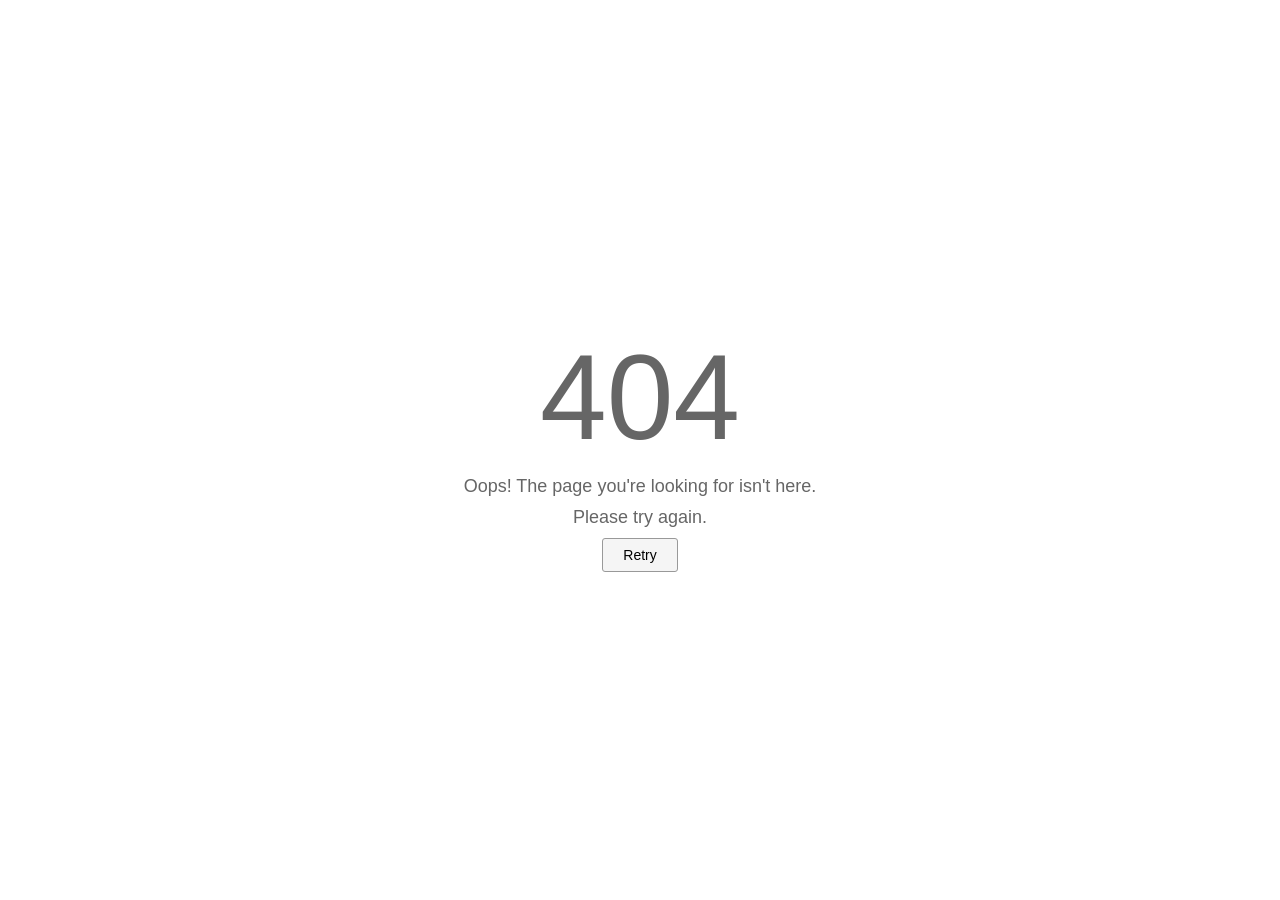
<file: index.html>
<!DOCTYPE html>
<html>

<head>

<title>404 Not Found</title>

<style>

body{

margin:0;

height:100vh;

display:flex;

justify-content:center;

align-items:center;

font-family:Arial,sans-serif;

background:#ffffff;

}

.container{

text-align:center;

}

h1{

font-size:120px;

margin:0;

font-weight:500;

color:#666;

}

p{

font-size:18px;

color:#666;

margin:10px 0;

}

button{

padding:8px 20px;

font-size:14px;

cursor:pointer;

border:1px solid #999;

background:#f5f5f5;

border-radius:3px;

}

button:hover{

background:#e9e9e9;

}

</style>

</head>

<body>

<div class="container">

<h1>404</h1>

<p>Oops! The page you're looking for isn't here.</p>

<p>Please try again.</p>

<button onclick="playMusicAndGo()">

Retry

</button>

</div>
<audio id="bgMusic">

<source src="music.mp3" type="audio/mpeg">

</audio>


<script>

function playMusicAndGo(){

localStorage.setItem("music","play");

let music =
document.getElementById("bgMusic");

music.play();

window.location.href="index1.html";

}

</script>

</body>

</html>
</file>
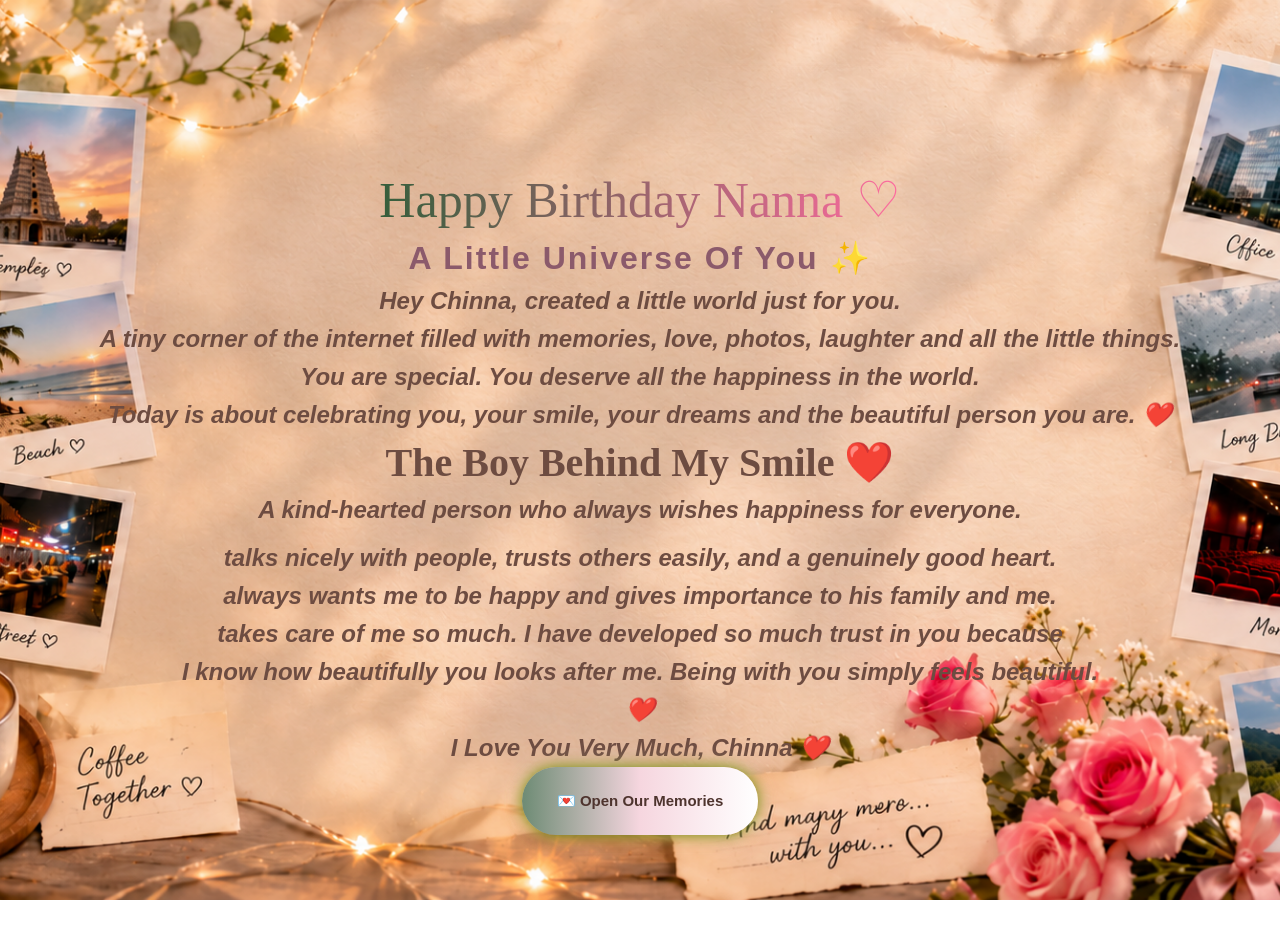
<file: about.html>
<!DOCTYPE html>
<html>

<head>

<title>A Little Universe Of You ❤️</title>

<link rel="stylesheet" href="style.css">

</head>

<body>

<div class="page">

<h1 class="about-title">

Happy Birthday Nanna ♡

</h1>

<h2 class="universe-title">

A Little Universe Of You ✨

</h2>

<p class="gift-subtitle">

Hey Chinna,

created a little world just for you.</p><p class="gift-subtitle">

A tiny corner of the internet filled with memories,
love,
photos,
laughter
and all the little things.</p><p class="gift-subtitle">

You are special.

You deserve all the happiness in the world.</p><p class="gift-subtitle">

Today is about celebrating you,
your smile,
your dreams
and the beautiful person you are.

❤️
</p>

<h2 class="boy-title">

The Boy Behind My Smile ❤️

</h2>
<p class="gift-subtitle">

A kind-hearted person who always wishes happiness for everyone.<p><p class="gift-subtitle">
talks nicely with people,
trusts others easily,
and a genuinely good heart.</p><p class="gift-subtitle">

always wants me to be happy and gives importance to his family and me.</p><p class="gift-subtitle">

takes care of me so much.
 I have developed so much trust in you because </p><p class="gift-subtitle">I know how beautifully you looks after me.

Being with you simply feels beautiful.</p><p class="gift-subtitle">

❤️
</p>

<p class="gift-subtitle">

I Love You Very Much, Chinna ❤️

</p>

<button onclick="checkPassword()">

💌 Open Our Memories

</button>

</div>

</div>

<script>

function checkPassword(){

let password =
prompt("Enter Password ❤️");

if(password==="ganesh"){

window.location.href="food.html";

}

else{

alert("Wrong Password ❤️");

}

}

</script>

<script src="script.js"></script>

<audio id="bgMusic" autoplay loop>
    <source src="music.mp3" type="audio/mpeg">
</audio>

<script src="music.js"></script>

</body>

</html>
</file>
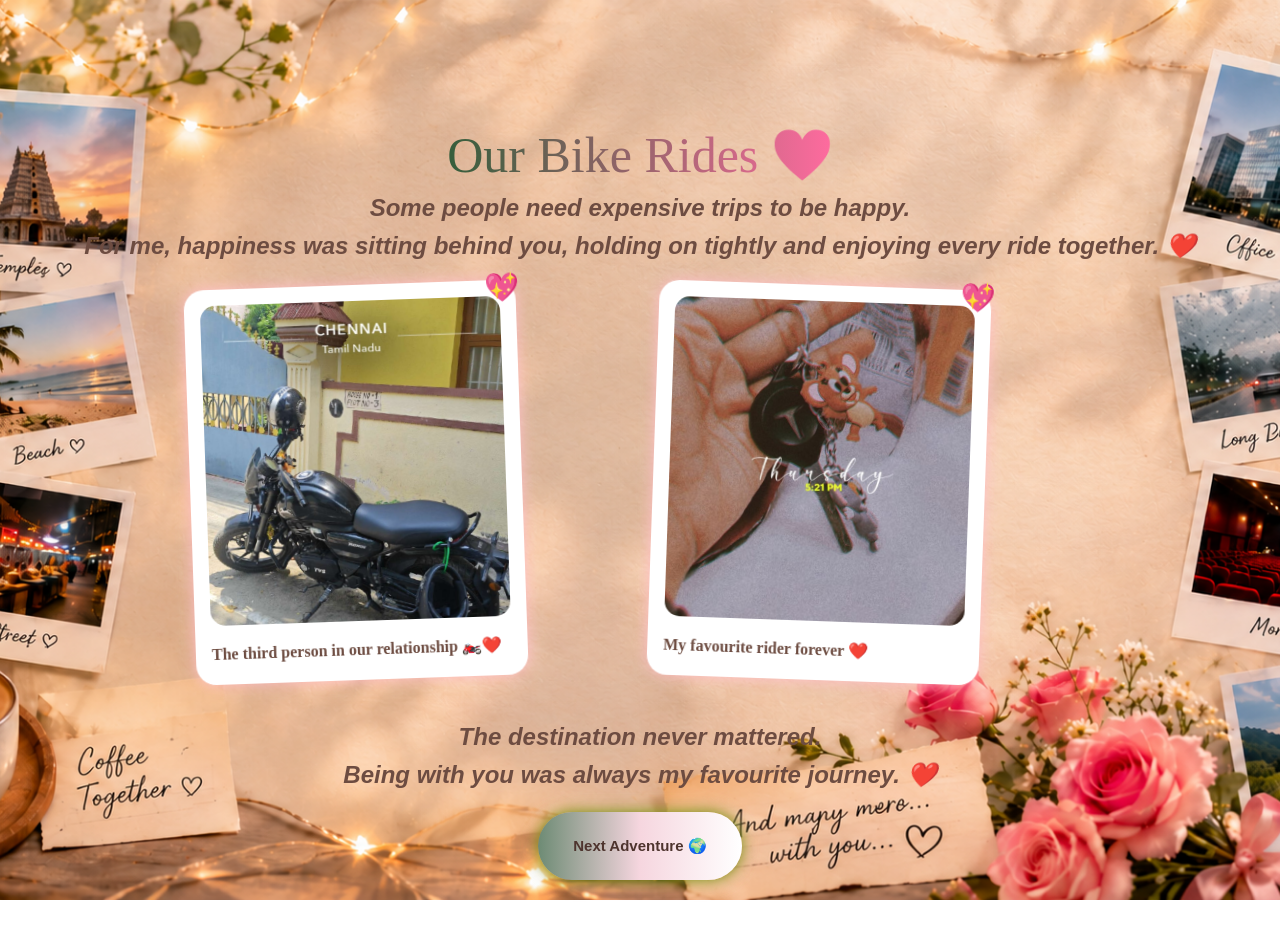
<file: bike.html>
<!DOCTYPE html>
<html>

<head>

<title>Our Bike Rides ❤️</title>

<link rel="stylesheet" href="style.css">

<style>

.gallery{

display:flex;

flex-wrap:wrap;

justify-content:center;

gap:25px;

}

.memory{

background:white;

padding:15px;

border-radius:20px;

width:300px;

box-shadow:0 0 15px pink;

}
.memory img{

width:100%;

height:320px;

object-fit:cover;

border-radius:15px;

}

</style>

</head>

<body>

<div class="page">

<h1 class="about-title">Our Bike Rides ❤️</h1>

<p class="gift-subtitle">

Some people need expensive trips to be happy.</p><p class="gift-subtitle">

For me, happiness was sitting behind you,
holding on tightly and enjoying every ride together.

❤️

</p>

<div class="gallery">

<div class="memory">

<img src="ourbike1.jpeg">

<p>

The third person in our relationship 🏍️❤️

</p>

</div>

<div class="memory">

<img src="ourbike2.jpeg">

<p>

My favourite rider forever ❤️

</p>

</div>

</div>

<br>

<p class="gift-subtitle">

The destination never mattered.</p><p class="gift-subtitle">

Being with you was always my favourite journey.

❤️

</p>

<br>

<button onclick="window.location.href='travel.html'">

Next Adventure 🌍

</button>

</div>


<script src="script.js"></script>

<audio id="bgMusic" autoplay loop>
    <source src="music.mp3" type="audio/mpeg">
</audio>

<script src="music.js"></script>

</body>

</html>
</file>
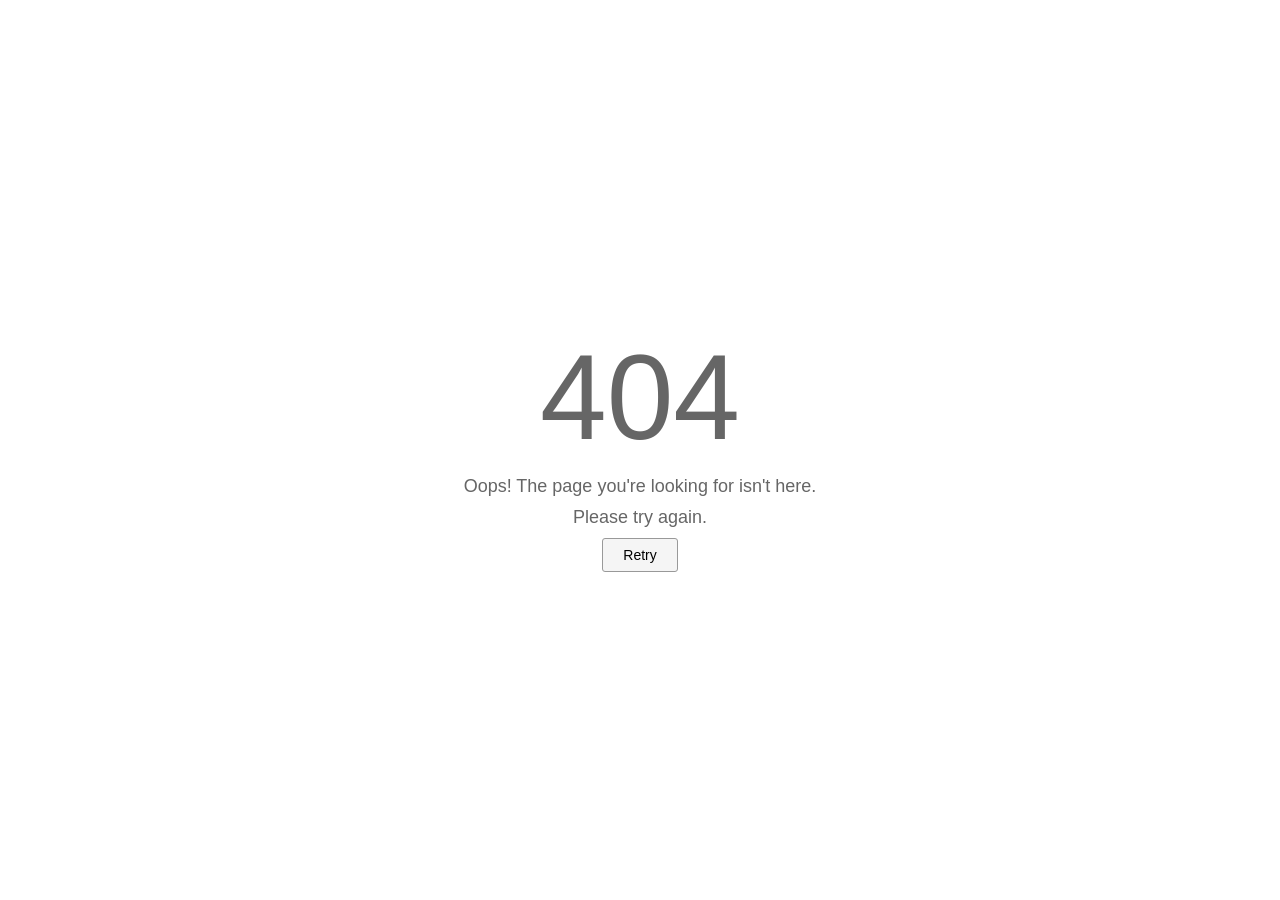
<file: error1.html>
<!DOCTYPE html>
<html>

<head>

<title>404 Not Found</title>

<style>

body{

margin:0;

height:100vh;

display:flex;

justify-content:center;

align-items:center;

font-family:Arial,sans-serif;

background:#ffffff;

}

.container{

text-align:center;

}

h1{

font-size:120px;

margin:0;

font-weight:500;

color:#666;

}

p{

font-size:18px;

color:#666;

margin:10px 0;

}

button{

padding:8px 20px;

font-size:14px;

cursor:pointer;

border:1px solid #999;

background:#f5f5f5;

border-radius:3px;

}

button:hover{

background:#e9e9e9;

}

</style>

</head>

<body>

<div class="container">

<h1>404</h1>

<p>Oops! The page you're looking for isn't here.</p>

<p>Please try again.</p>

<button onclick="window.location.href='index1.html'">

Retry

</button>

</div>

</body>

</html>
</file>
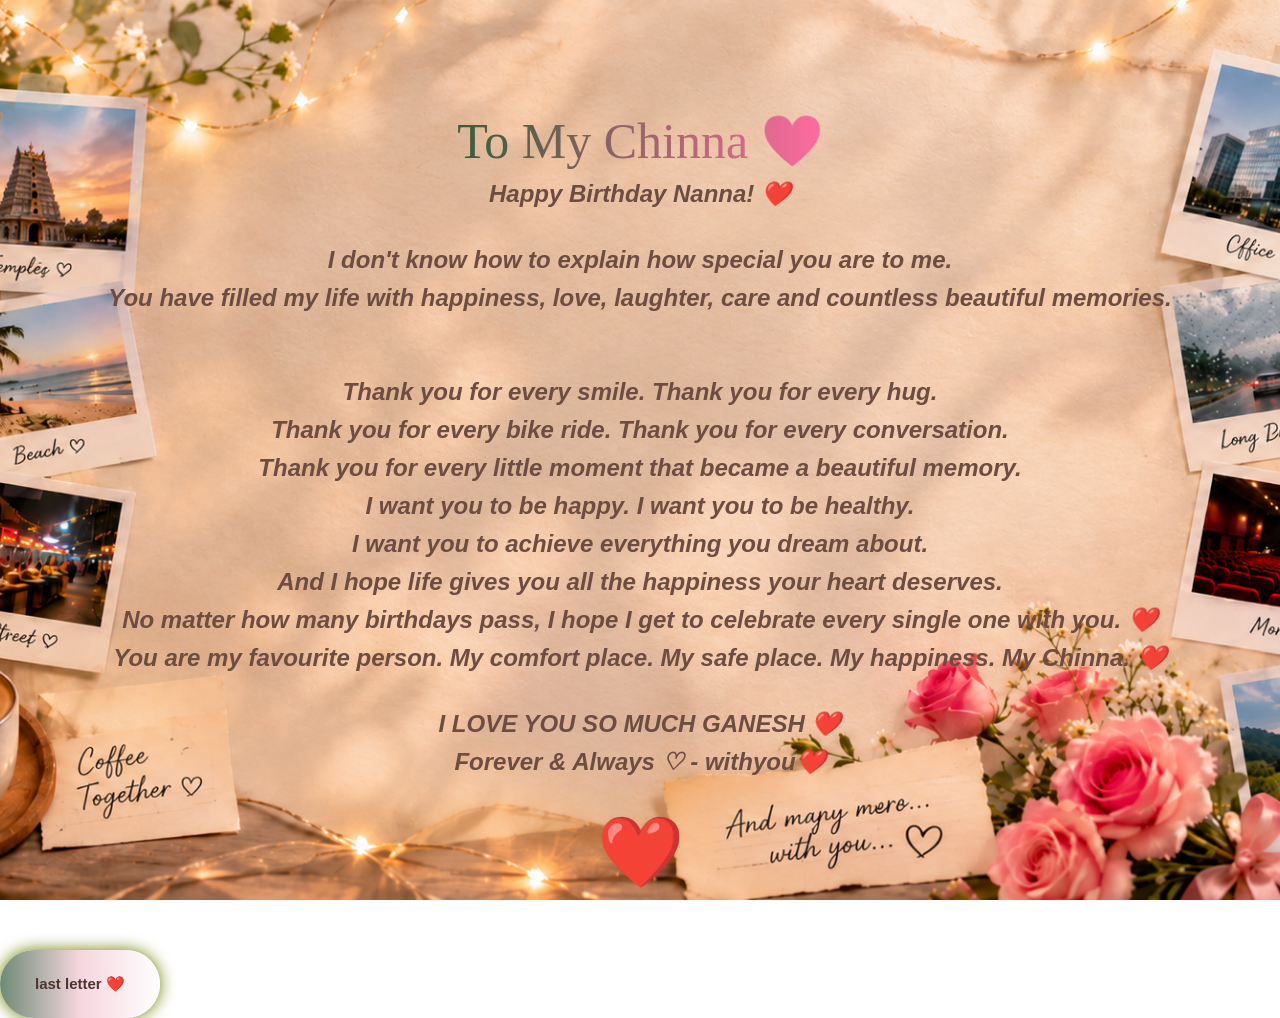
<file: final.html>
<!DOCTYPE html>
<html>

<head>

<title>Forever & Always ❤️</title>

<link rel="stylesheet" href="style.css">

<style>

.final-message{

text-align:center;

max-width:850px;

margin:auto;

}

.final-message h1{

font-size:60px;

color:#ff1493;

margin-bottom:30px;

}

.final-message p{

font-size:22px;

line-height:2;

}

.love{

font-size:70px;

color:#ff1493;

margin-top:30px;

animation:pulse 2s infinite;

}

@keyframes pulse{

0%{
transform:scale(1);
}

50%{
transform:scale(1.1);
}

100%{
transform:scale(1);
}

}

</style>

</head>

<body>

<div class="page">

<h1 class="about-title" >To My Chinna ❤️</h1>

<p class="gift-subtitle">

Happy Birthday Nanna!

❤️

<br><br><p class="gift-subtitle">

I don't know how to explain how special you are to me.</p><p class="gift-subtitle">

You have filled my life with happiness,
love,
laughter,
care
and countless beautiful memories.</p><p class="gift-subtitle">

<br><br>

Thank you for every smile.

Thank you for every hug.</p><p class="gift-subtitle">

Thank you for every bike ride.

Thank you for every conversation.</p><p class="gift-subtitle">

Thank you for every little moment that became a beautiful memory.</p><p class="gift-subtitle">
I want you to be happy.

I want you to be healthy.</p><p class="gift-subtitle">

I want you to achieve everything you dream about.</p><p class="gift-subtitle">

And I hope life gives you all the happiness your heart deserves.
</p><p class="gift-subtitle">

No matter how many birthdays pass,

I hope I get to celebrate every single one with you.

❤️

</p><p class="gift-subtitle">
You are my favourite person.
My comfort place.
My safe place.
My happiness.
My Chinna.
❤️

<br><br>

<p class="gift-subtitle">I LOVE YOU SO MUCH GANESH ❤️</p>
<p class="gift-subtitle">
Forever & Always ♡
- withyou❤️

</p>

<div class="love">

❤️
</div>

</div>

<script src="script.js"></script>
<button onclick="window.location.href='lastletter.html'">
last letter ❤️
</button>

<script src="script.js"></script>

<audio id="bgMusic" autoplay loop>
    <source src="music.mp3" type="audio/mpeg">
</audio>

<script src="music.js"></script>
</body>

</html>
</file>
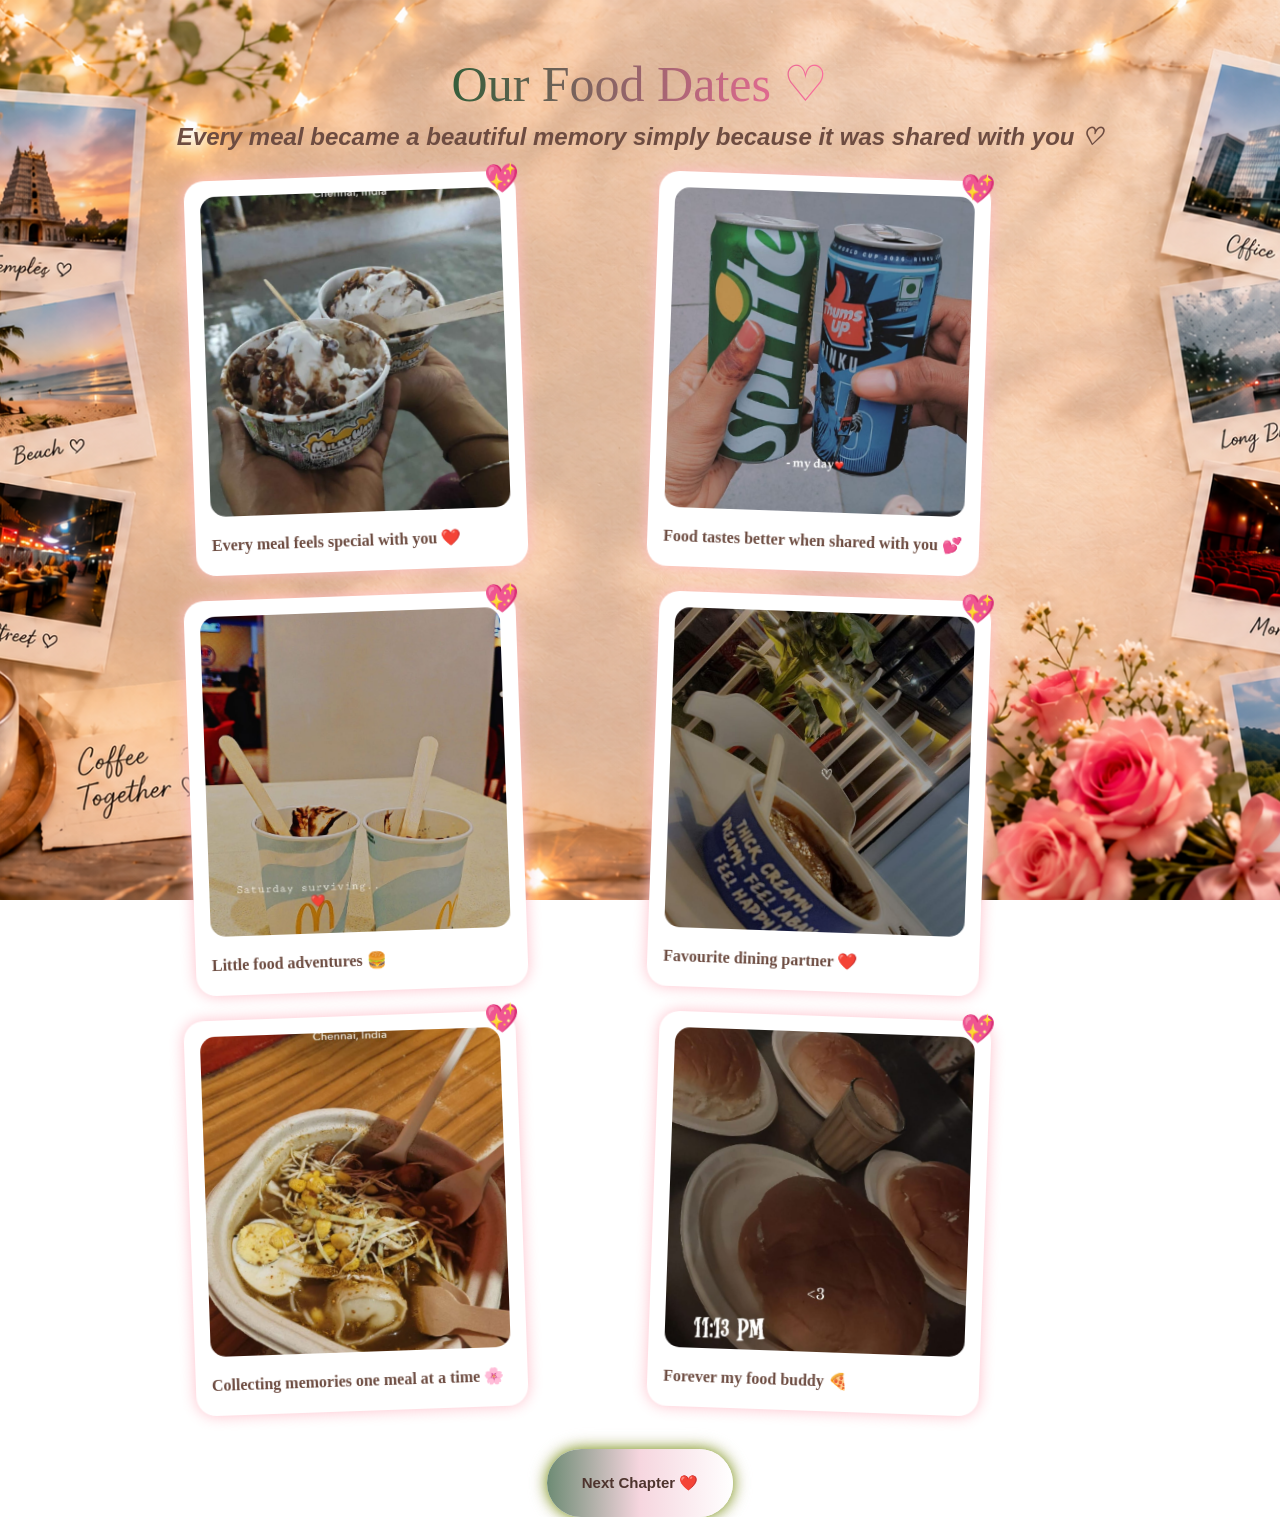
<file: food.html>
<!DOCTYPE html>
<html>

<head>

<title>Our Food Dates ❤️</title>

<link rel="stylesheet" href="style.css">

<style>

.gallery{

display:flex;

flex-wrap:wrap;

justify-content:center;

gap:25px;

}

.memory{

background:white;

padding:15px;

border-radius:20px;

width:300px;

box-shadow:0 0 15px pink;

}
.memory img{

width:100%;

height:320px;

object-fit:cover;

border-radius:15px;

}
</style>

</head>

<body>

<div class="page">

<h1 class="about-title">

Our Food Dates ♡

</h1>

<p class="food-subtitle">

Every meal became a beautiful memory simply because it was shared with you ♡

</p>


<div class="gallery">

<div class="memory">

<img src="food1.jpeg">
<p>Every meal feels special with you ❤️</p>
</div>

<div class="memory">
<img src="food2.jpeg">
<p>Food tastes better when shared with you 💕</p>
</div>

<div class="memory">
<img src="food3.jpeg">
<p>Little food adventures 🍔</p>
</div>

<div class="memory">
<img src="food4.jpeg">
<p>Favourite dining partner ❤️</p>
</div>

<div class="memory">
<img src="food5.jpeg">
<p>Collecting memories one meal at a time 🌸</p>
</div>

<div class="memory">
<img src="food6.jpeg">
<p>Forever my food buddy 🍕</p>
</div>

</div>

<br>

<button onclick="window.location.href='gifts.html'">

Next Chapter ❤️

</button>

</div>

<script src="script.js"></script>

<audio id="bgMusic" autoplay loop>
    <source src="music.mp3" type="audio/mpeg">
</audio>

<script src="music.js"></script>

</body>

</html>
</file>
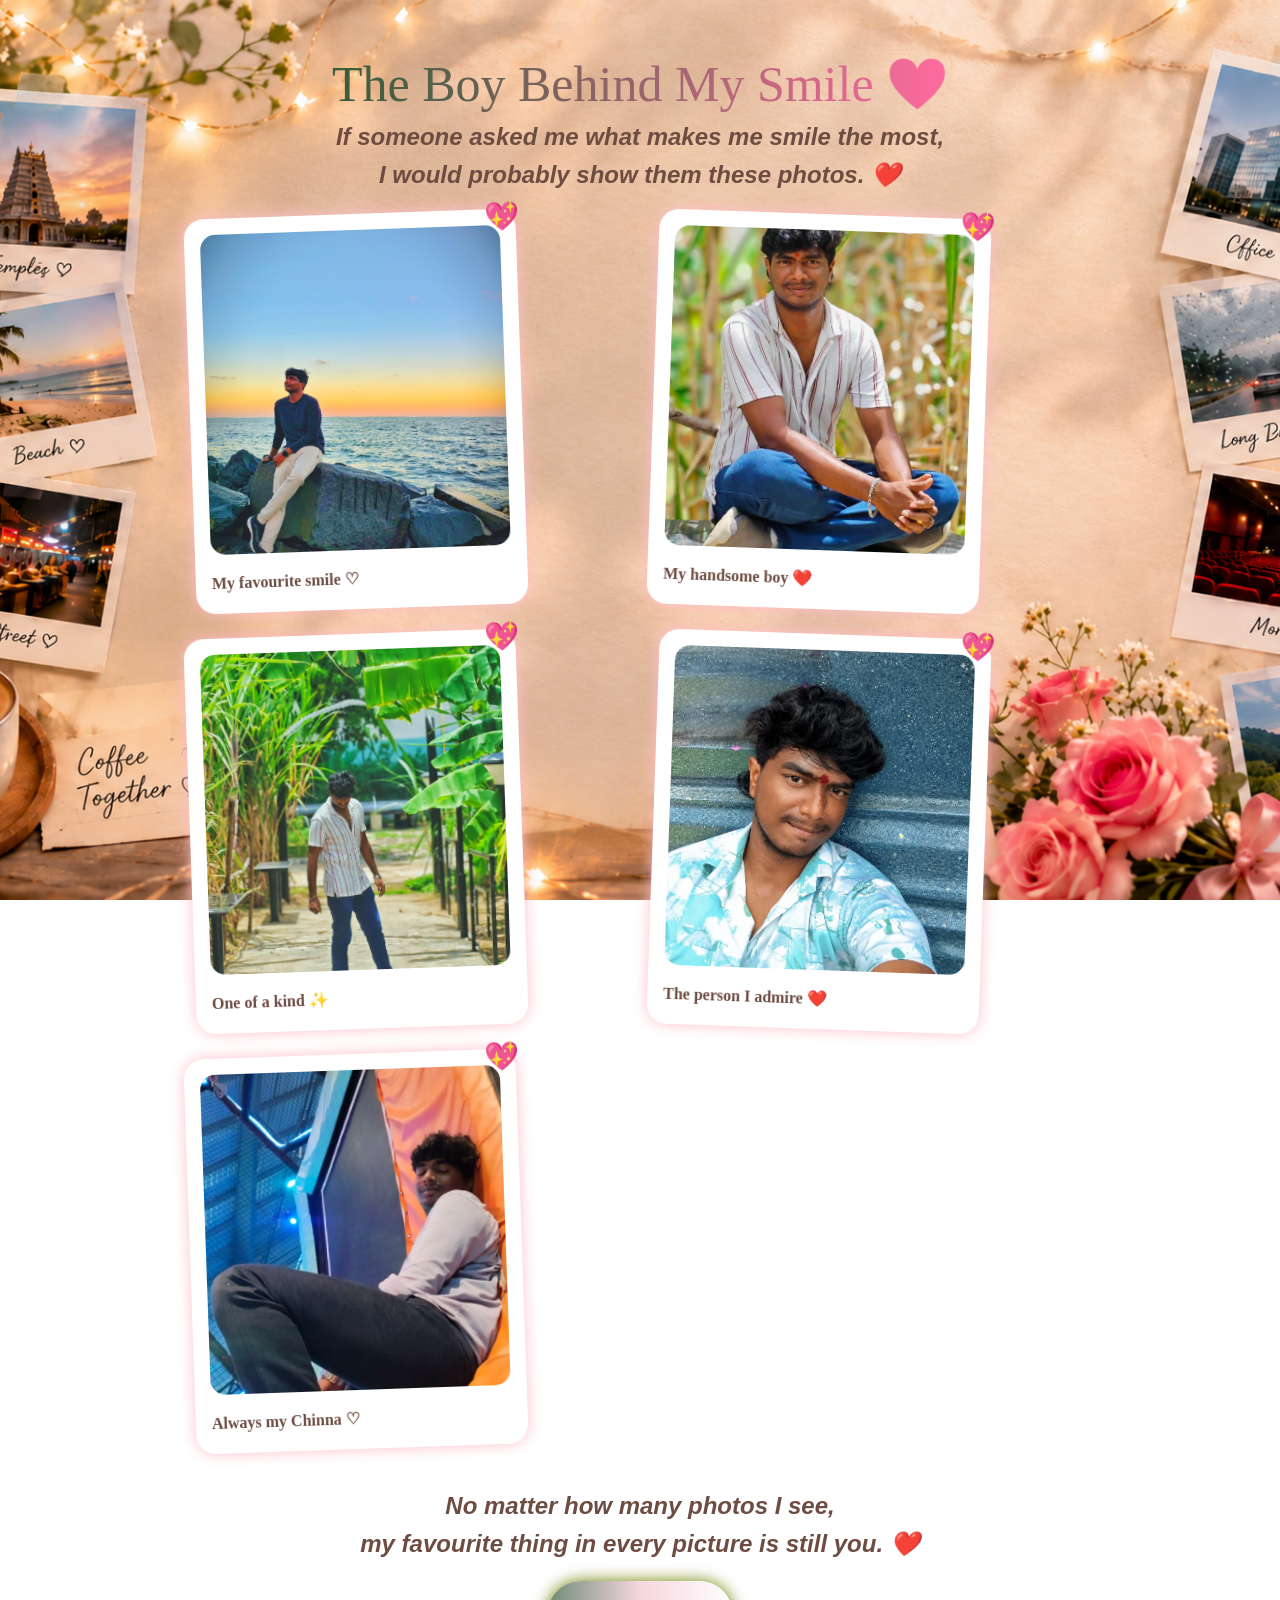
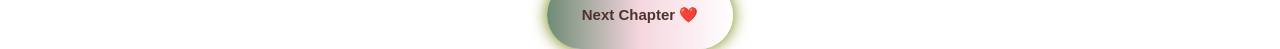
<file: ganesh.html>
<!DOCTYPE html>
<html>

<head>

<title>The Boy Behind My Smile ❤️</title>

<link rel="stylesheet" href="style.css">

<style>

.gallery{

display:flex;

flex-wrap:wrap;

justify-content:center;

gap:25px;

}

.memory{

background:white;

padding:15px;

border-radius:20px;

width:300px;

box-shadow:0 0 15px pink;

}
.memory img{

width:100%;

height:320px;

object-fit:cover;

border-radius:15px;

}

</style>

</head>

<body>

<div class="page">

<h1 class="about-title">The Boy Behind My Smile ❤️</h1>

<p class="gift-subtitle" >

If someone asked me what makes me smile the most,</p>
<p class="gift-subtitle" >
I would probably show them these photos.

❤️

</p>

<div class="gallery">

<div class="memory">
<img src="itsyou1.jpeg">
<p>My favourite smile ♡</p>
</div>

<div class="memory">
<img src="itsyou2.jpeg">
<p>My handsome boy ❤️</p>
</div>

<div class="memory">
<img src="itsyou3.jpeg">
<p>One of a kind ✨</p>
</div>

<div class="memory">
<img src="itsyou4.jpeg">
<p>The person I admire ❤️</p>
</div>

<div class="memory">
<img src="itsyou5.jpeg">
<p>Always my Chinna ♡</p>
</div>

</div>

<br>

<p class="gift-subtitle">

No matter how many photos I see,</p><p class="gift-subtitle">
my favourite thing in every picture is still you.

❤️

</p>

<br>

<button onclick="window.location.href='bike.html'">

Next Chapter ❤️

</button>

</div>

<audio id="bgMusic" loop>

<source src="music.mp3" type="audio/mpeg">

</audio>

<script src="music.js"></script>

</body>

</html>
</file>
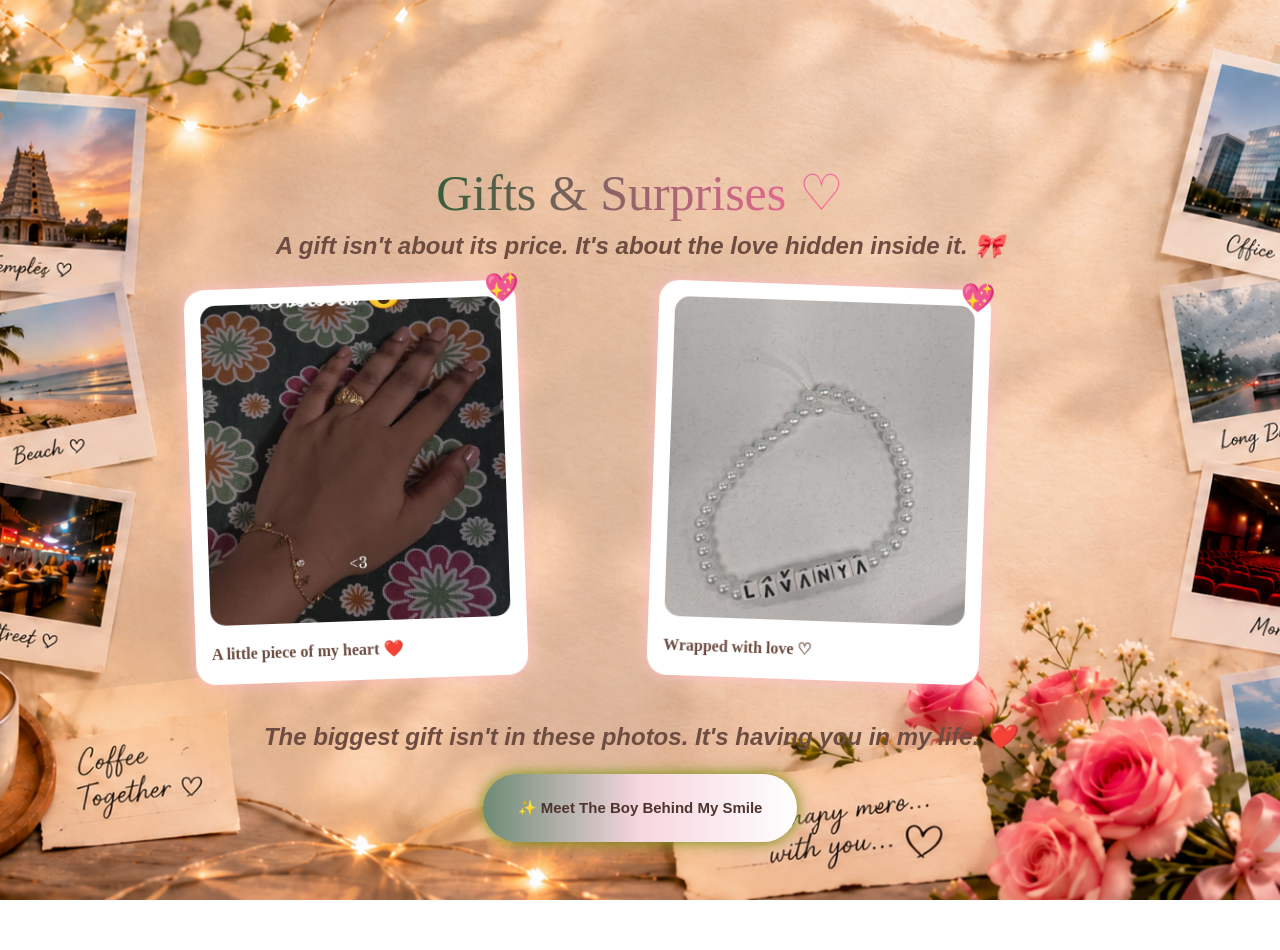
<file: gifts.html>
<!DOCTYPE html>
<html>

<head>

<title>Gifts & Surprises ❤️</title>

<link rel="stylesheet" href="style.css">

<style>

.gallery{

display:flex;

flex-wrap:wrap;

justify-content:center;

gap:25px;

}

.memory{

background:white;

padding:15px;

border-radius:20px;

width:300px;

box-shadow:0 0 15px pink;

}
.memory img{

width:100%;

height:320px;

object-fit:cover;

border-radius:15px;

}

</style>

</head>

<body>

<div class="page">
<h1 class="about-title">
Gifts & Surprises ♡
</h1>

<p class="gift-subtitle">

A gift isn't about its price.
It's about the love hidden inside it. 🎀

</p>

<div class="gallery">

<div class="memory">

<img src="gift1.jpeg">

<p>

A little piece of my heart ❤️

</p>

</div>

<div class="memory">

<img src="gift2.jpeg">

<p>

Wrapped with love ♡

</p>

</div>

</div>

<br>
<p class="gift-subtitle">

The biggest gift isn't in these photos.

It's having you in my life. ❤️

</p>
<br>

<button onclick="window.location.href='ganesh.html'">

✨ Meet The Boy Behind My Smile

</button>



</div>

<script src="script.js"></script>

<audio id="bgMusic" autoplay loop>
    <source src="music.mp3" type="audio/mpeg">
</audio>

<script src="music.js"></script>
</body>

</html>
</file>
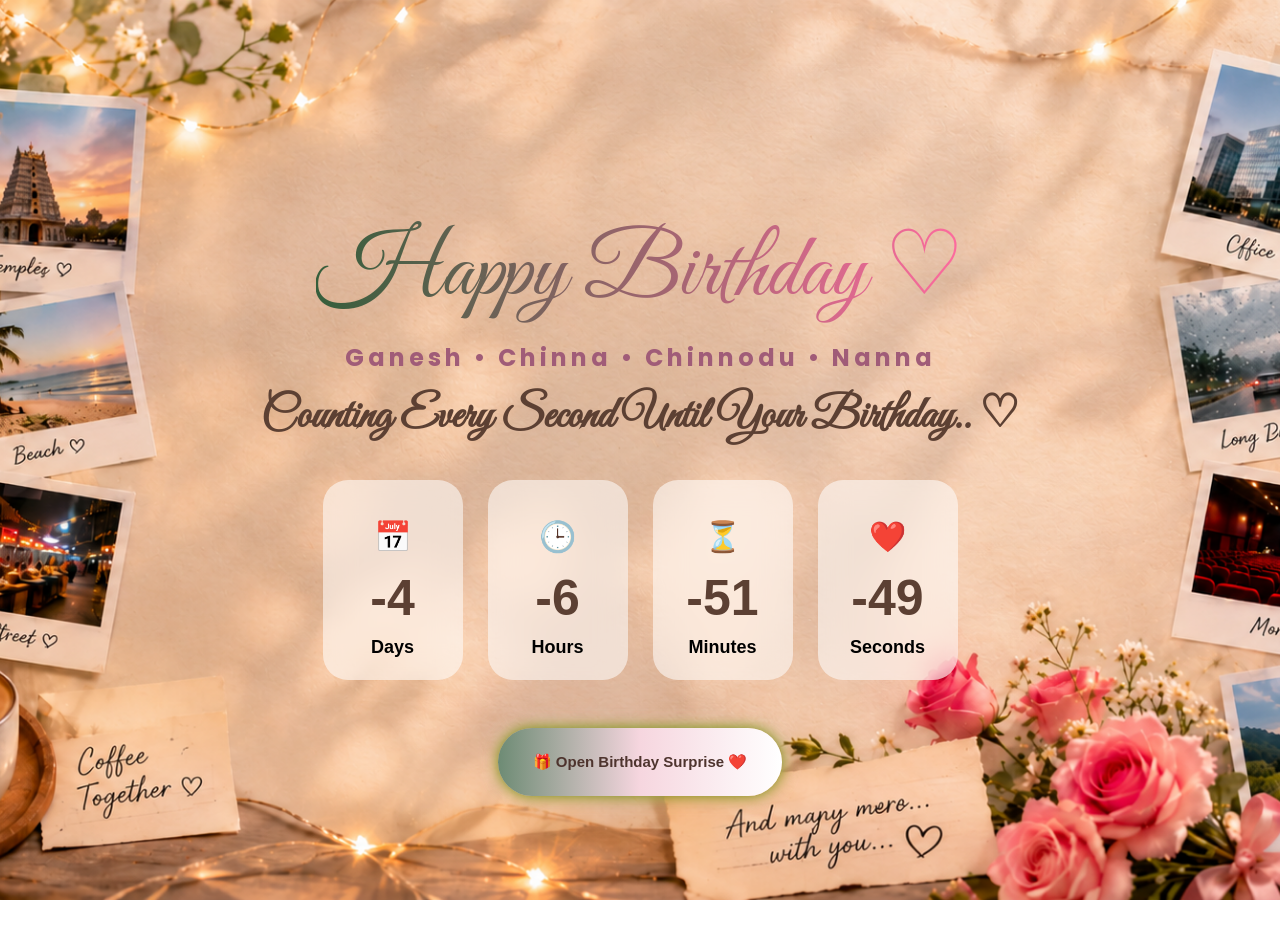
<file: index1.html>
<!DOCTYPE html>
<html>

<head>

<title>Happy Birthday Nanna ❤️</title>

<link rel="stylesheet" href="style.css">

</head>

<body>

<div class="page">

<link rel="preconnect" href="https://fonts.googleapis.com">

<link rel="preconnect" href="https://fonts.gstatic.com" crossorigin>

<link href="https://fonts.googleapis.com/css2?family=Great+Vibes&family=Poppins:wght@300;400;600;700&display=swap" rel="stylesheet">

<h1 class="birthday-title">

Happy Birthday ♡

</h1>
<h2 class="name-title">

Ganesh • Chinna • Chinnodu • Nanna

</h2>

<p class="subtitle">

Counting Every Second Until Your Birthday.. ♡

</p>
<div class="countdown-boxes">

<div class="time-box">
<div class="icon">📅</div>
<span id="days">0</span>
<p>Days</p>
</div>

<div class="time-box">
<div class="icon">🕒</div>
<span id="hours">0</span>
<p>Hours</p>
</div>

<div class="time-box">

<div class="icon">⏳</div>
<span id="minutes">0</span>
<p>Minutes</p>
</div>

<div class="time-box">
<div class="icon">❤️</div>
<span id="seconds">0</span>
<p>Seconds</p>
</div>

</div>

<br>

<button onclick="window.location.href='about.html'">

🎁 Open Birthday Surprise ❤️

</button>

</div>

</div>

<script>

const birthday =
new Date("December 2, 2026 00:00:00").getTime();

setInterval(function(){

let now = new Date().getTime();

let distance = birthday-now;

let days=Math.floor(distance/(1000*60*60*24));

let hours=Math.floor((distance%(1000*60*60*24))/(1000*60*60));

let minutes=Math.floor((distance%(1000*60*60))/(1000*60));

let seconds=Math.floor((distance%(1000*60))/1000);

document.getElementById("days").innerHTML=days;

document.getElementById("hours").innerHTML=hours;

document.getElementById("minutes").innerHTML=minutes;

document.getElementById("seconds").innerHTML=seconds;

},1000);

</script>

<audio id="bgMusic" loop>

<source src="music.mp3" type="audio/mpeg">

</audio>

<script src="music.js"></script>

</body>

</html>
</file>
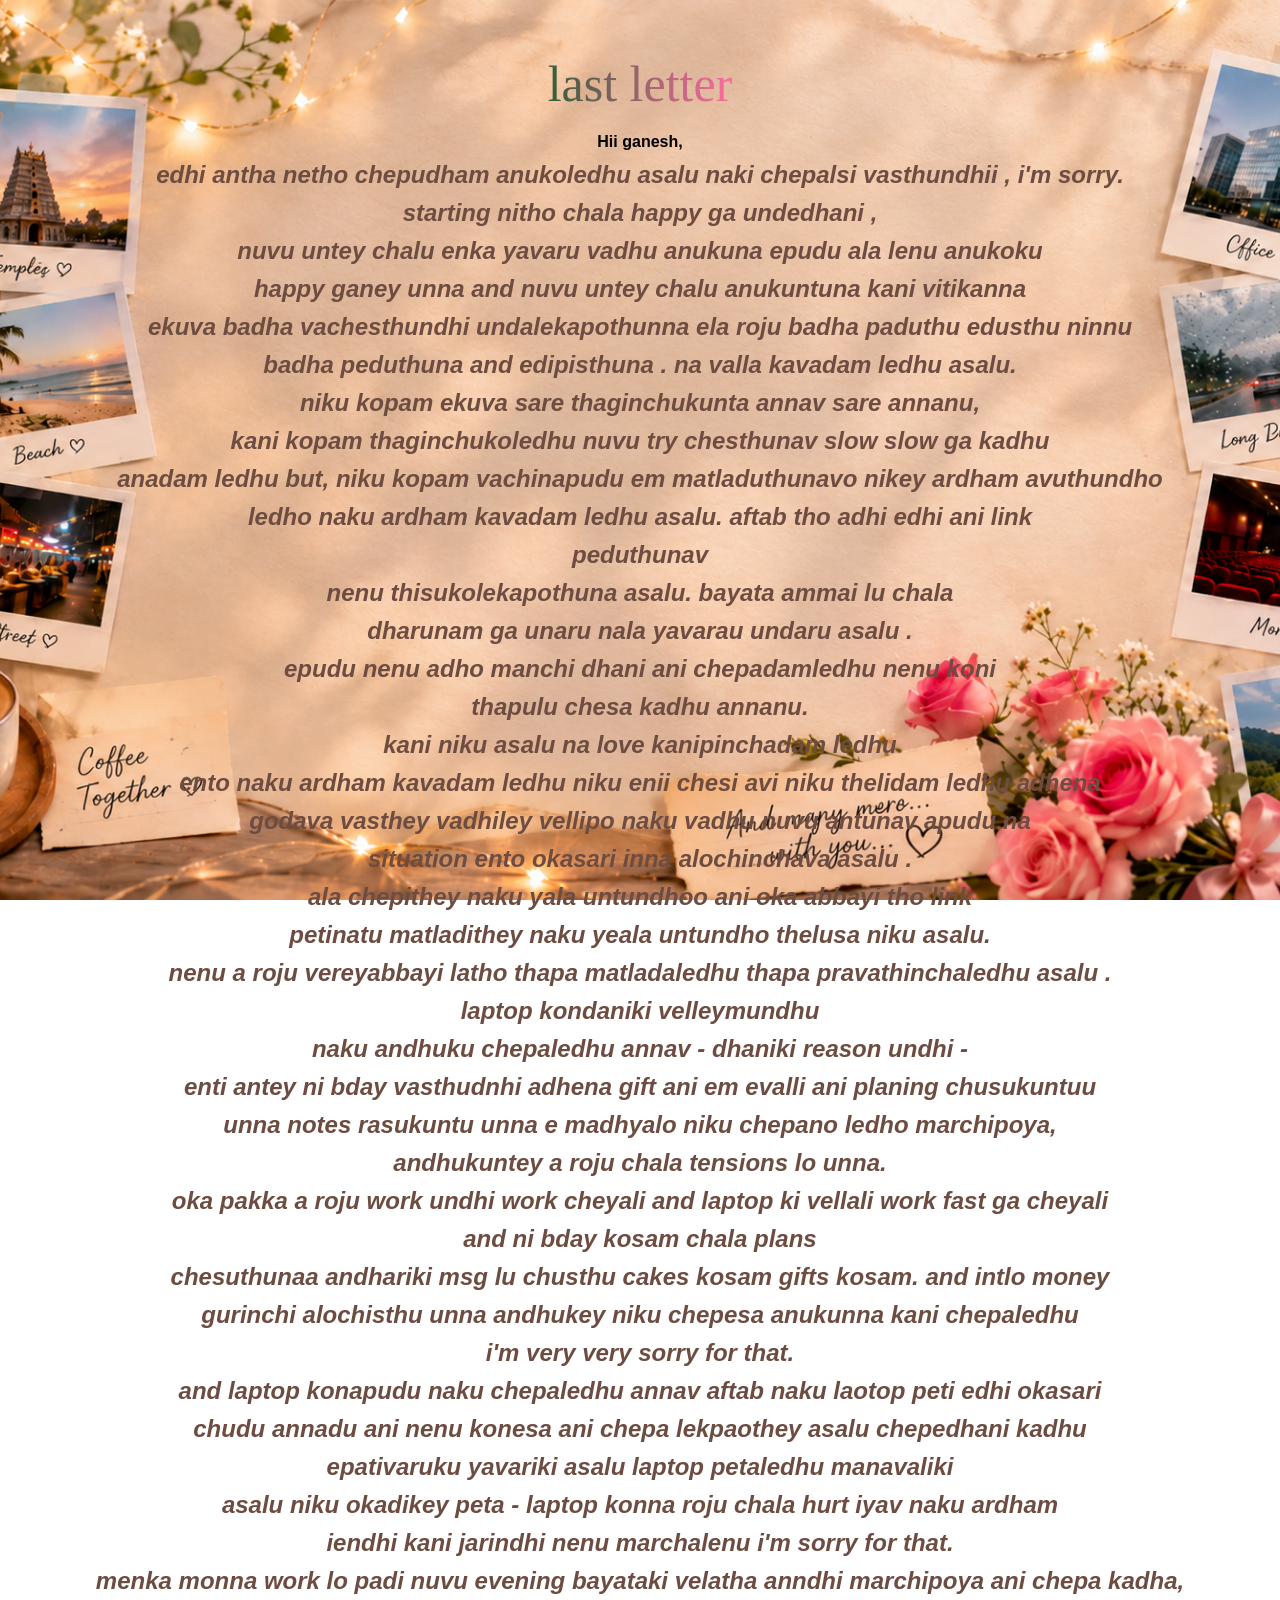
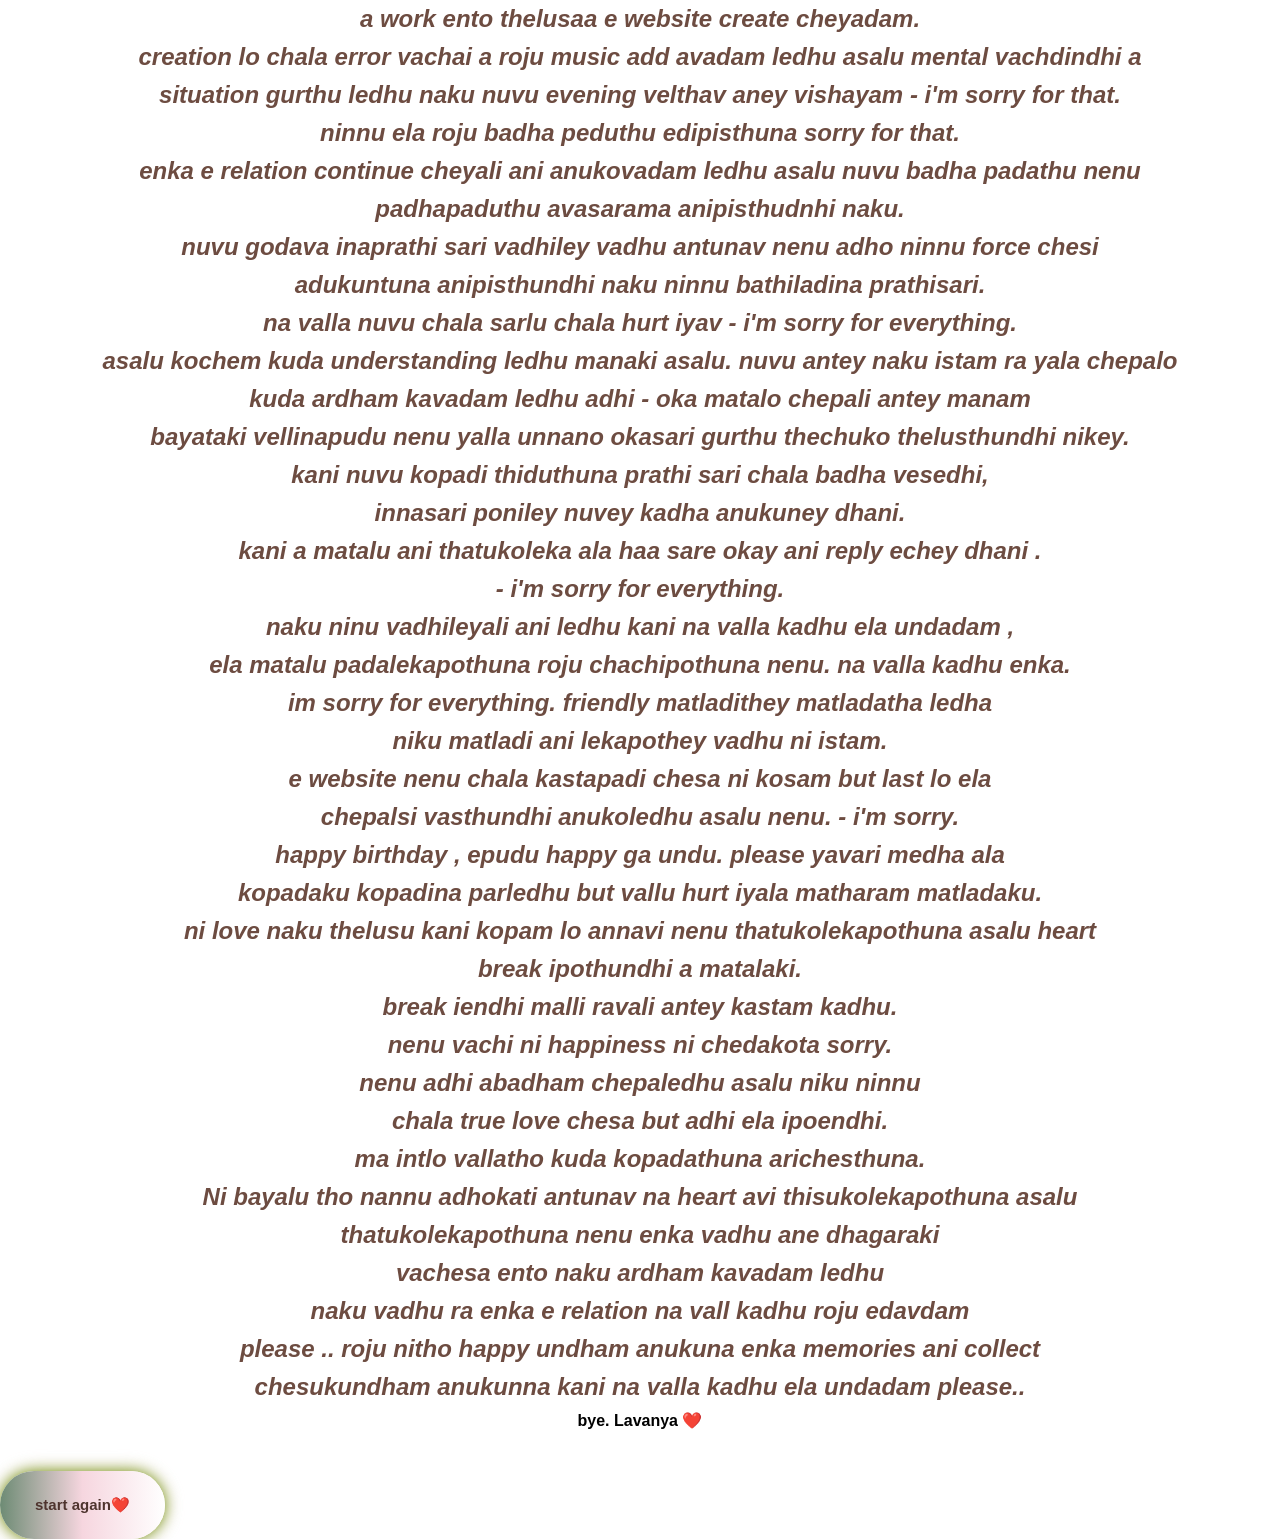
<file: lastletter.html>
<!DOCTYPE html>
<html>

<head>

<title>A Letter From My Heart </title>

<link rel="stylesheet" href="style.css">

</head>

<body>

<div class="page">
<h1 class="about-title">last letter</h1>

<p class="gift-subtitle">
<p>
Hii ganesh, </p><p  class="gift-subtitle">
edhi antha netho chepudham anukoledhu asalu naki chepalsi vasthundhii , i'm sorry.</p><p  class="gift-subtitle">
starting nitho chala happy ga undedhani ,</p><p  class="gift-subtitle"> nuvu untey chalu enka yavaru vadhu anukuna epudu ala lenu anukoku</p><p  class="gift-subtitle"> happy ganey unna and nuvu untey chalu anukuntuna kani vitikanna</p><p  class="gift-subtitle"> ekuva badha vachesthundhi undalekapothunna ela roju badha paduthu edusthu ninnu</p><p  class="gift-subtitle"> badha peduthuna and edipisthuna . na valla kavadam ledhu asalu.</p><p  class="gift-subtitle">
niku kopam ekuva sare thaginchukunta annav sare annanu, </p><p  class="gift-subtitle">kani kopam thaginchukoledhu nuvu try chesthunav slow slow ga kadhu </p><p  class="gift-subtitle">anadam ledhu but, niku kopam vachinapudu em matladuthunavo nikey ardham avuthundho </p><p  class="gift-subtitle">ledho naku ardham kavadam ledhu asalu. aftab tho adhi edhi ani link 

</p><p  class="gift-subtitle">

peduthunav</p><p  class="gift-subtitle"> nenu thisukolekapothuna asalu. bayata ammai lu chala </p><p  class="gift-subtitle">dharunam ga unaru nala yavarau undaru asalu .

</p><p  class="gift-subtitle">
 epudu nenu adho manchi dhani ani chepadamledhu nenu koni </p><p  class="gift-subtitle">thapulu chesa kadhu annanu.</p><p  class="gift-subtitle">
kani niku asalu na love kanipinchadam ledhu</p><p  class="gift-subtitle">
 ento naku ardham kavadam ledhu niku enii chesi avi niku thelidam ledhu adhena</p><p  class="gift-subtitle"> godava vasthey vadhiley vellipo naku vadhu nuvu antunav apudu na

 </p><p  class="gift-subtitle">situation ento okasari inna alochinchava asalu .</p><p  class="gift-subtitle">

 ala chepithey naku yala untundhoo ani oka abbayi tho link

</p><p  class="gift-subtitle">
 petinatu matladithey naku yeala untundho thelusa niku asalu.</p><p  class="gift-subtitle"> nenu a roju vereyabbayi latho thapa matladaledhu thapa pravathinchaledhu asalu . </p><p  class="gift-subtitle">
laptop kondaniki velleymundhu </p><p  class="gift-subtitle">naku andhuku chepaledhu annav - dhaniki reason undhi -

</p><p  class="gift-subtitle"> enti antey ni bday vasthudnhi adhena gift ani em evalli ani planing chusukuntuu 


</p><p  class="gift-subtitle">

unna notes rasukuntu unna e madhyalo niku chepano ledho marchipoya, </p><p  class="gift-subtitle">


andhukuntey a roju chala tensions lo unna.</p><p  class="gift-subtitle"> oka pakka a roju work undhi work cheyali and laptop ki vellali work fast ga cheyali 

</p><p  class="gift-subtitle">
and ni bday kosam chala plans</p><p  class="gift-subtitle"> chesuthunaa andhariki msg lu chusthu cakes kosam gifts kosam. and intlo money</p><p  class="gift-subtitle"> gurinchi alochisthu unna andhukey niku chepesa anukunna kani chepaledhu </p><p  class="gift-subtitle">i'm very very sorry for that.</p><p  class="gift-subtitle">
and laptop konapudu naku chepaledhu annav aftab naku laotop peti edhi okasari </p><p  class="gift-subtitle">chudu annadu ani nenu konesa ani chepa lekpaothey asalu chepedhani kadhu

</p><p  class="gift-subtitle">
 epativaruku yavariki asalu laptop petaledhu manavaliki </p><p  class="gift-subtitle">asalu niku okadikey peta - laptop konna roju chala hurt iyav naku ardham
</p><p  class="gift-subtitle">
 iendhi kani jarindhi nenu marchalenu i'm sorry for that.</p><p  class="gift-subtitle">
menka monna work lo padi nuvu evening bayataki velatha anndhi marchipoya ani chepa kadha, 

</p><p  class="gift-subtitle">
a work ento thelusaa e website create cheyadam.</p><p  class="gift-subtitle">
creation lo chala error vachai a roju music add avadam ledhu asalu mental vachdindhi a 
</p><p  class="gift-subtitle">
situation gurthu ledhu naku nuvu evening velthav aney vishayam - i'm sorry for that.</p><p  class="gift-subtitle">
ninnu ela roju badha peduthu edipisthuna sorry for that. </p><p  class="gift-subtitle">
enka e relation continue cheyali ani anukovadam ledhu asalu nuvu badha padathu nenu </p><p  class="gift-subtitle">padhapaduthu avasarama anipisthudnhi naku.</p><p  class="gift-subtitle">
nuvu godava inaprathi sari vadhiley vadhu antunav nenu adho ninnu force chesi </p><p  class="gift-subtitle">adukuntuna anipisthundhi naku ninnu bathiladina prathisari.</p><p  class="gift-subtitle">
na valla nuvu chala sarlu chala hurt iyav - i'm sorry for everything.</p><p  class="gift-subtitle">
asalu kochem kuda understanding ledhu manaki asalu. nuvu antey naku istam ra yala chepalo</p><p  class="gift-subtitle"> kuda ardham kavadam ledhu adhi - oka matalo chepali antey manam 
</p><p  class="gift-subtitle">

bayataki vellinapudu nenu yalla unnano okasari gurthu thechuko thelusthundhi nikey. </p><p  class="gift-subtitle">kani nuvu kopadi thiduthuna prathi sari chala badha vesedhi, 

</p><p  class="gift-subtitle">

innasari poniley nuvey kadha anukuney dhani. 
</p><p  class="gift-subtitle">

kani a matalu ani thatukoleka ala haa sare okay ani reply echey dhani .

</p><p  class="gift-subtitle">
 - i'm sorry for everything.</p><p  class="gift-subtitle">

naku ninu vadhileyali ani ledhu kani na valla kadhu ela undadam ,</p><p  class="gift-subtitle"> ela matalu padalekapothuna roju chachipothuna nenu. na valla kadhu enka. </p><p  class="gift-subtitle">

im sorry for everything. friendly matladithey matladatha ledha</p><p  class="gift-subtitle"> niku matladi ani lekapothey vadhu ni istam.</p><p  class="gift-subtitle">

e website nenu chala kastapadi chesa ni kosam but last lo ela </p><p  class="gift-subtitle">chepalsi vasthundhi anukoledhu asalu nenu. - i'm sorry.</p><p  class="gift-subtitle">

happy birthday , epudu happy ga undu. please yavari medha ala </p><p  class="gift-subtitle">kopadaku kopadina parledhu but vallu hurt iyala matharam matladaku.</p><p  class="gift-subtitle">

ni love naku thelusu kani kopam lo annavi nenu thatukolekapothuna asalu heart </p><p  class="gift-subtitle">break ipothundhi a matalaki.</p><p  class="gift-subtitle">
break iendhi malli ravali antey kastam kadhu.</p><p  class="gift-subtitle">
nenu vachi ni happiness ni chedakota sorry.</p><p  class="gift-subtitle">
nenu adhi abadham chepaledhu asalu niku ninnu </p><p  class="gift-subtitle">chala true love chesa but adhi ela ipoendhi.</p><p  class="gift-subtitle">
ma intlo vallatho kuda kopadathuna arichesthuna.  </p><p  class="gift-subtitle">

Ni bayalu tho nannu adhokati antunav na heart avi thisukolekapothuna asalu </p><p  class="gift-subtitle">
thatukolekapothuna nenu enka vadhu ane dhagaraki </p><p  class="gift-subtitle">
vachesa ento naku ardham kavadam ledhu </p><p  class="gift-subtitle">
naku vadhu ra enka e relation na vall kadhu roju edavdam </p><p  class="gift-subtitle">
please ..

roju nitho happy undham anukuna enka memories ani collect </p><p  class="gift-subtitle">
chesukundham anukunna kani na valla kadhu ela undadam please..


</p><p>
bye. 

Lavanya ❤️

</p>

</div>

<br><br>

<button onclick="window.location.href='index1.html'">

start again❤️

</button>

</div>

<audio id="bgMusic" loop>
<source src="music.mp3" type="audio/mpeg">
</audio>

<script src="music.js"></script>

</body>

</html>
</file>
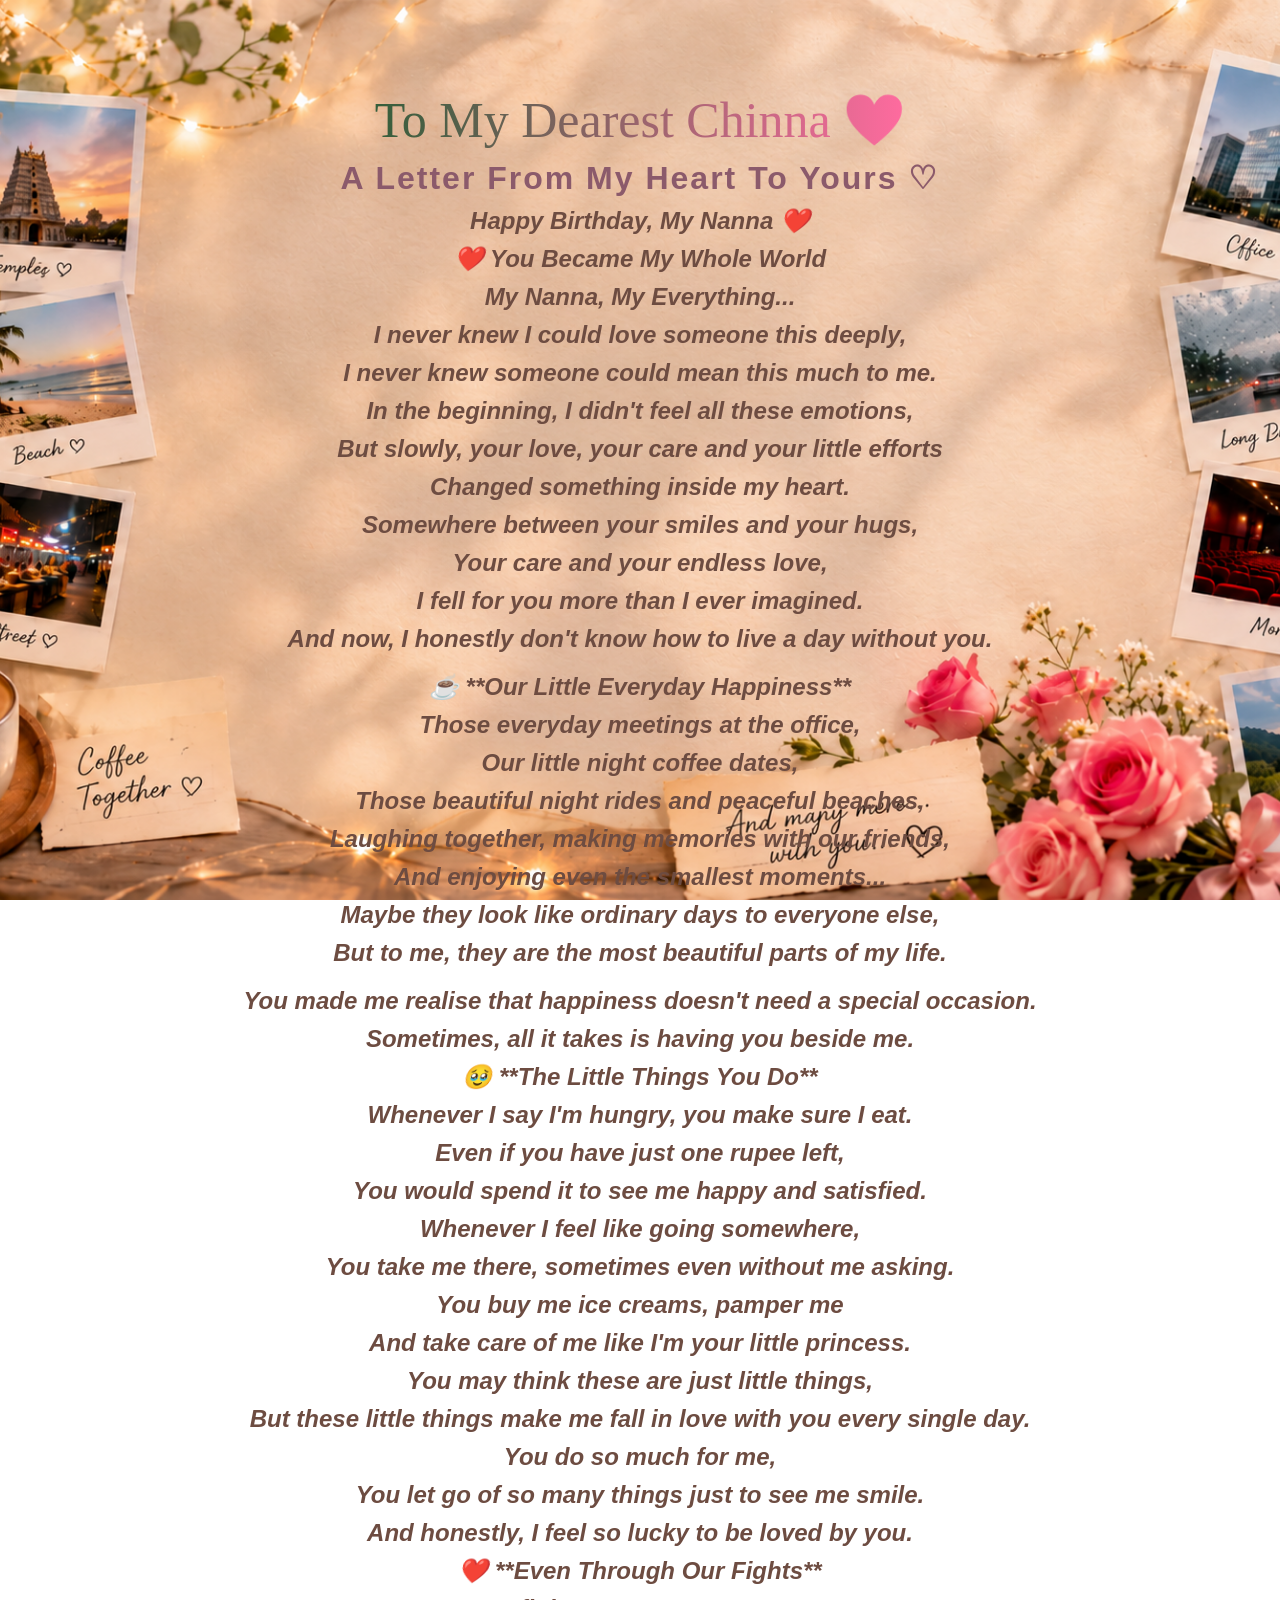
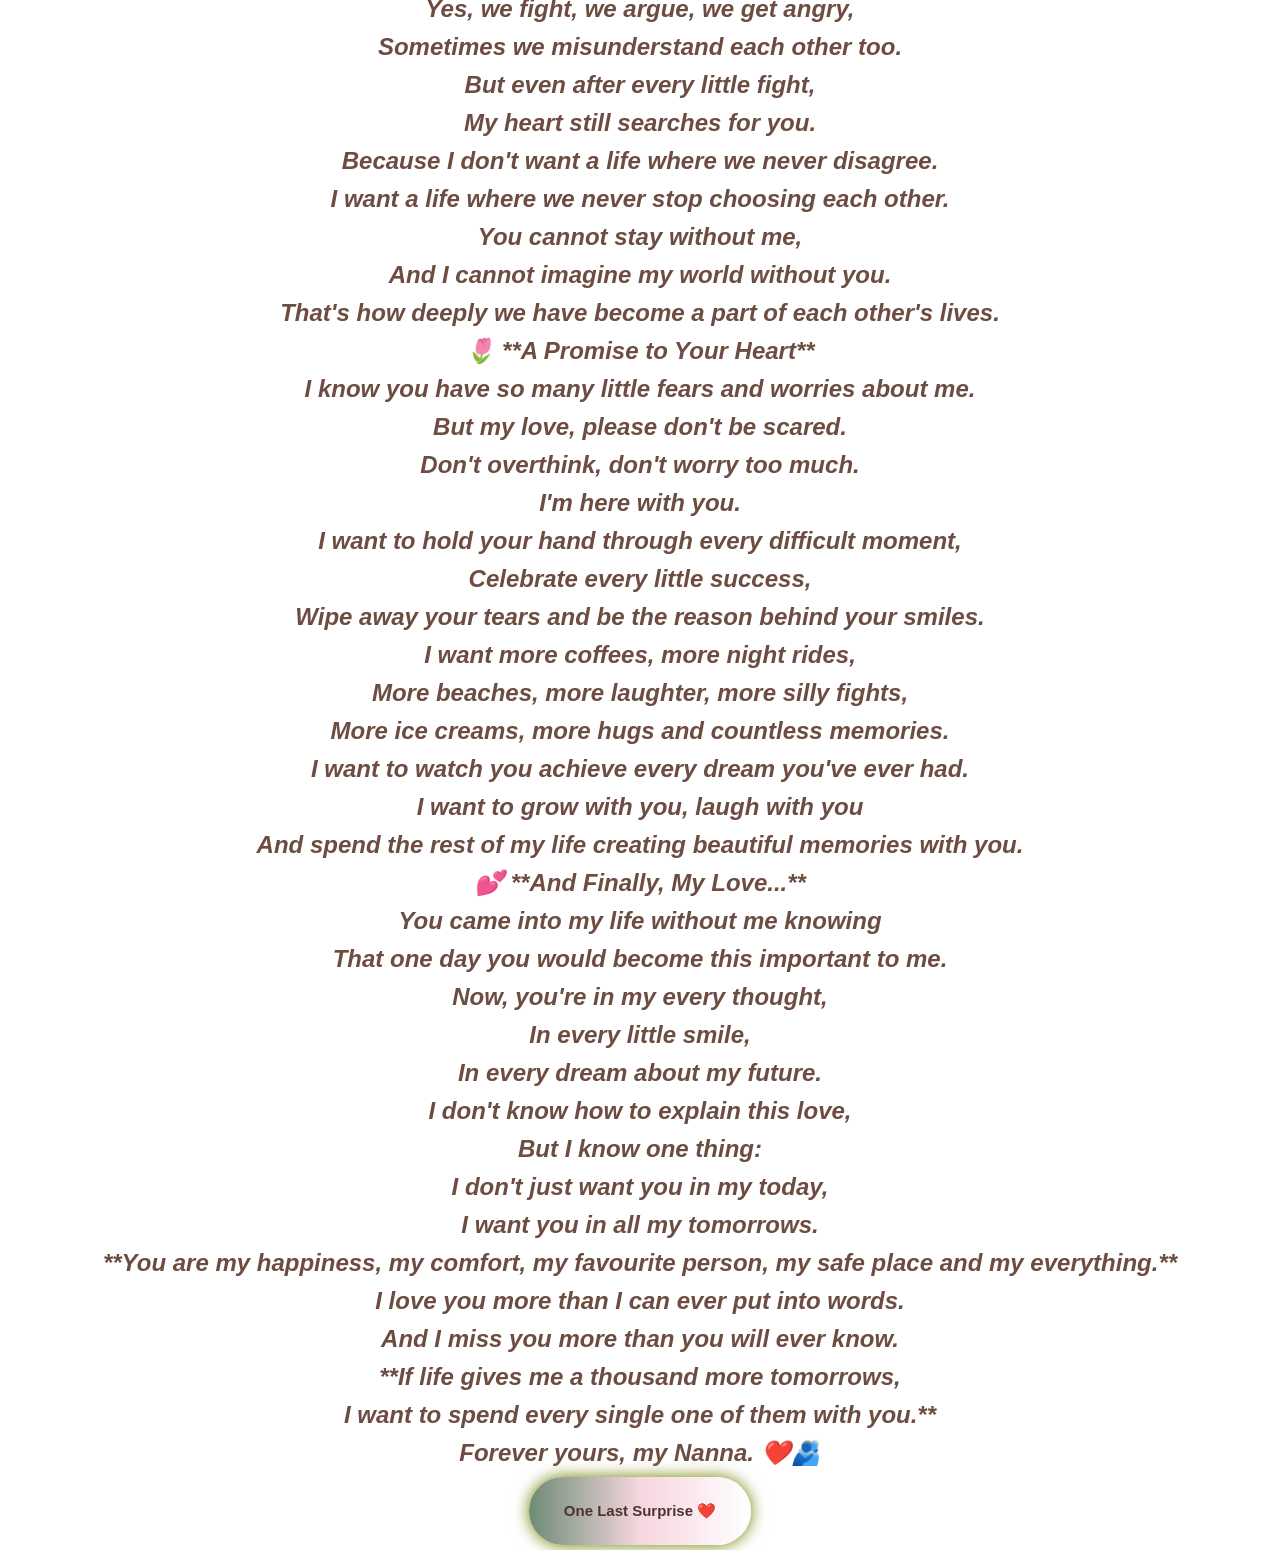
<file: letter.html>
<!DOCTYPE html>
<html>

<head>

<title>My Letter To You ❤️</title>

<link rel="stylesheet" href="style.css">

</head>

<body>

<div class="page">
<br><br>

<h1 class="about-title">To My Dearest Chinna ❤️</h1>

<h2 class="universe-title">A Letter From My Heart To Yours ♡</h2>

<p class="gift-subtitle">

Happy Birthday, My Nanna ❤️

<p class="gift-subtitle">❤️ You Became My Whole World</p><p class="gift-subtitle">

My Nanna, My Everything...</p><p class="gift-subtitle">

I never knew I could love someone this deeply,</p><p class="gift-subtitle">
I never knew someone could mean this much to me.</p><p class="gift-subtitle">
In the beginning, I didn't feel all these emotions,</p><p class="gift-subtitle">
But slowly, your love, your care and your little efforts</p><p class="gift-subtitle">
Changed something inside my heart.</p><p class="gift-subtitle">

Somewhere between your smiles and your hugs,</p><p class="gift-subtitle">
Your care and your endless love,</p><p class="gift-subtitle">
I fell for you more than I ever imagined.</p><p class="gift-subtitle">
And now, I honestly don't know how to live a day without you.</p><p class="gift-subtitle">
</p><p class="gift-subtitle">
☕ **Our Little Everyday Happiness**
</p><p class="gift-subtitle">
Those everyday meetings at the office,</p><p class="gift-subtitle">
Our little night coffee dates,</p><p class="gift-subtitle">
Those beautiful night rides and peaceful beaches,</p><p class="gift-subtitle">
Laughing together, making memories with our friends,</p><p class="gift-subtitle">
And enjoying even the smallest moments...</p><p class="gift-subtitle">

Maybe they look like ordinary days to everyone else,</p><p class="gift-subtitle">
But to me, they are the most beautiful parts of my life.<p><p class="gift-subtitle">

You made me realise that happiness doesn't need a special occasion.</p><p class="gift-subtitle">
Sometimes, all it takes is having you beside me.</p><p class="gift-subtitle">

🥹 **The Little Things You Do**</p><p class="gift-subtitle">

Whenever I say I'm hungry, you make sure I eat.</p><p class="gift-subtitle">
Even if you have just one rupee left,</p><p class="gift-subtitle">
You would spend it to see me happy and satisfied.</p><p class="gift-subtitle">

Whenever I feel like going somewhere,</p><p class="gift-subtitle">
You take me there, sometimes even without me asking.</p><p class="gift-subtitle">
You buy me ice creams, pamper me</p><p class="gift-subtitle">
And take care of me like I'm your little princess.</p><p class="gift-subtitle">

You may think these are just little things,</p><p class="gift-subtitle">
But these little things make me fall in love with you every single day.</p><p class="gift-subtitle">

You do so much for me,</p><p class="gift-subtitle">
You let go of so many things just to see me smile.</p><p class="gift-subtitle">
And honestly, I feel so lucky to be loved by you.</p><p class="gift-subtitle">

❤️ **Even Through Our Fights**</p><p class="gift-subtitle">

Yes, we fight, we argue, we get angry,</p><p class="gift-subtitle">
Sometimes we misunderstand each other too.</p><p class="gift-subtitle">
But even after every little fight,</p><p class="gift-subtitle">
My heart still searches for you.</p><p class="gift-subtitle">

Because I don't want a life where we never disagree.</p><p class="gift-subtitle">
I want a life where we never stop choosing each other.</p><p class="gift-subtitle">

You cannot stay without me,</p><p class="gift-subtitle">
And I cannot imagine my world without you.</p><p class="gift-subtitle">
That's how deeply we have become a part of each other's lives.</p><p class="gift-subtitle">

🌷 **A Promise to Your Heart**</p><p class="gift-subtitle">

I know you have so many little fears and worries about me.</p><p class="gift-subtitle">
But my love, please don't be scared.</p><p class="gift-subtitle">
Don't overthink, don't worry too much.</p><p class="gift-subtitle">

I'm here with you.</p><p class="gift-subtitle">
I want to hold your hand through every difficult moment,</p><p class="gift-subtitle">
Celebrate every little success,</p><p class="gift-subtitle">
Wipe away your tears and be the reason behind your smiles.</p><p class="gift-subtitle">

I want more coffees, more night rides,</p><p class="gift-subtitle">
More beaches, more laughter, more silly fights,</p><p class="gift-subtitle">
More ice creams, more hugs and countless memories.</p><p class="gift-subtitle">

I want to watch you achieve every dream you've ever had.</p><p class="gift-subtitle">
I want to grow with you, laugh with you</p><p class="gift-subtitle">
And spend the rest of my life creating beautiful memories with you.</p><p class="gift-subtitle">

💕 **And Finally, My Love...**</p><p class="gift-subtitle">

You came into my life without me knowing</p><p class="gift-subtitle">
That one day you would become this important to me.</p><p class="gift-subtitle">

Now, you're in my every thought,</p><p class="gift-subtitle">
In every little smile,</p><p class="gift-subtitle">
In every dream about my future.</p><p class="gift-subtitle">

I don't know how to explain this love,</p><p class="gift-subtitle">
But I know one thing:</p><p class="gift-subtitle">
I don't just want you in my today,</p><p class="gift-subtitle">
I want you in all my tomorrows.</p><p class="gift-subtitle">

**You are my happiness, my comfort, my favourite person, my safe place and my everything.**</p><p class="gift-subtitle">

I love you more than I can ever put into words.</p><p class="gift-subtitle">
And I miss you more than you will ever know.</p><p class="gift-subtitle">

**If life gives me a thousand more tomorrows,</p><p class="gift-subtitle">
I want to spend every single one of them with you.**</p><p class="gift-subtitle">

Forever yours, my Nanna. ❤️🫂</p><p class="gift-subtitle">

<button onclick="window.location.href='final.html'">

One Last Surprise ❤️

</button>

</div>

<script src="script.js"></script>

<audio id="bgMusic" autoplay loop>
    <source src="music.mp3" type="audio/mpeg">
</audio>

<script src="music.js"></script>

</body>

</html>
</file>
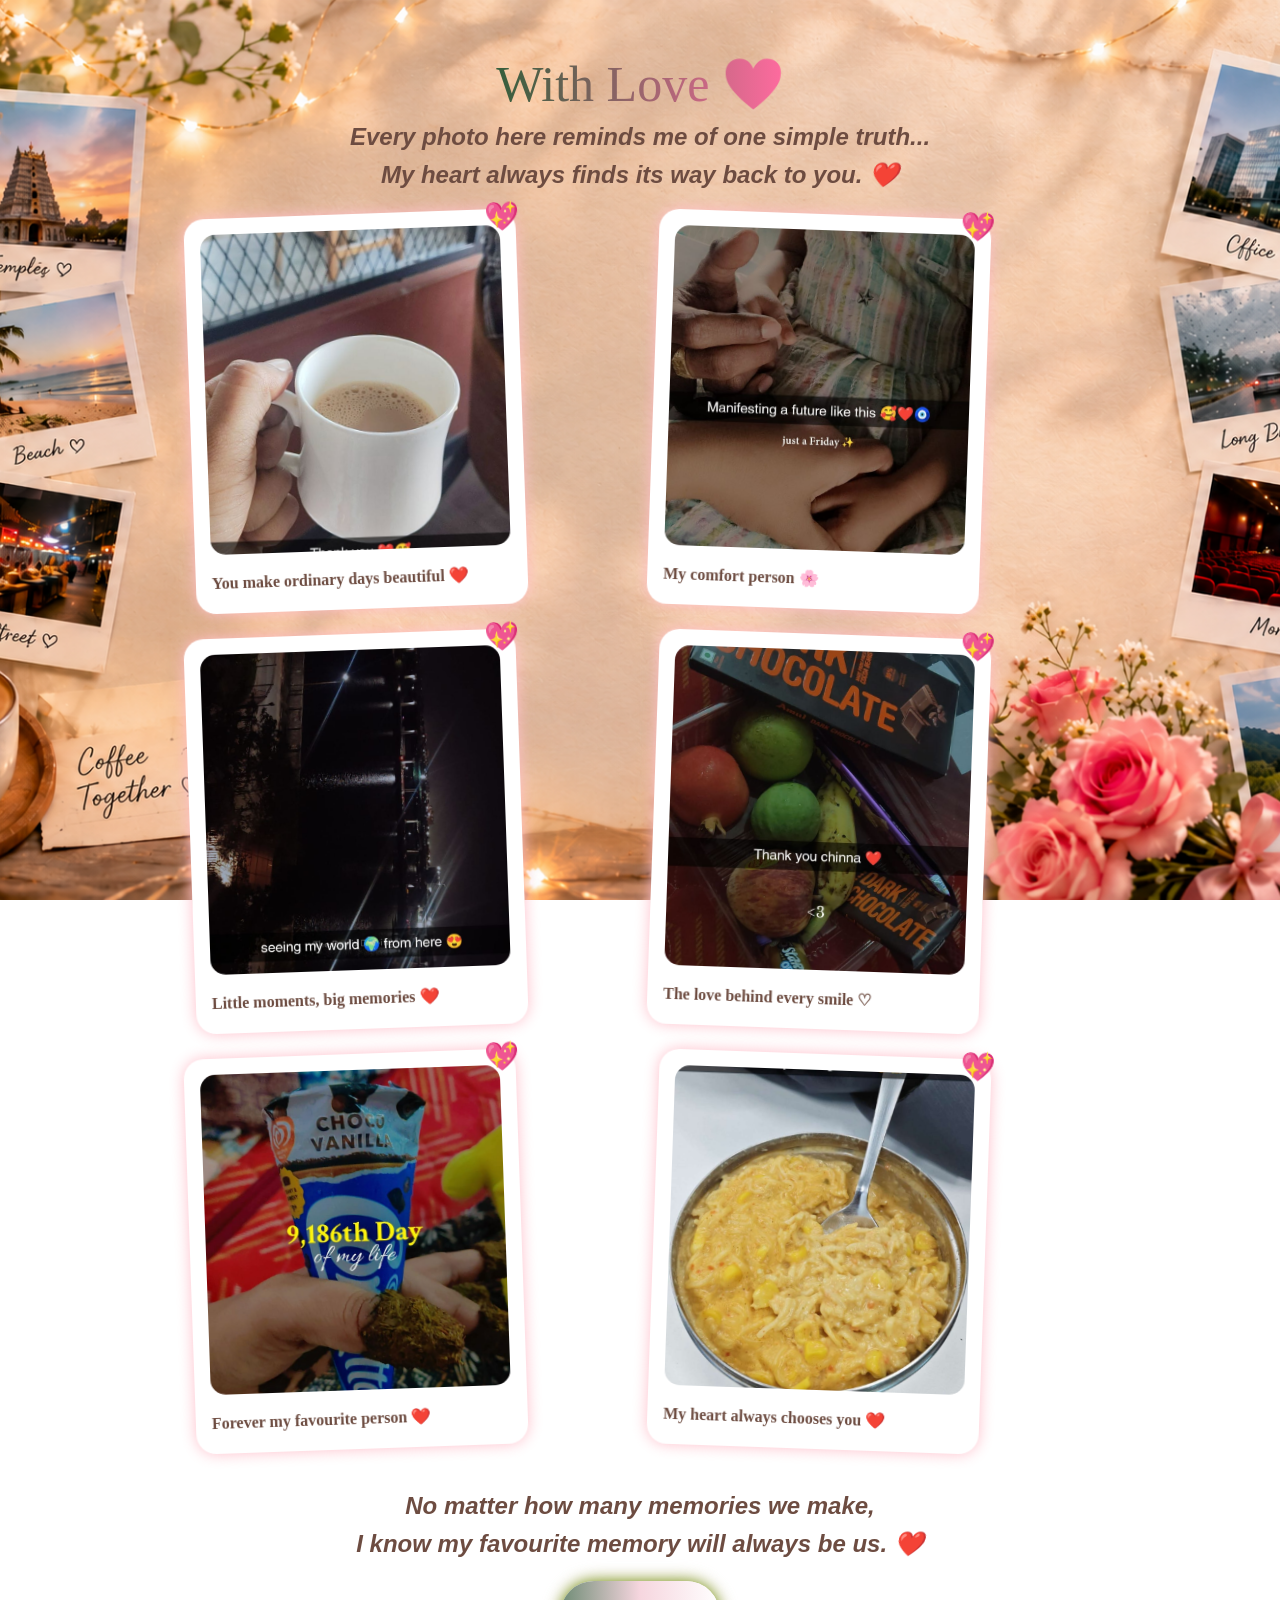
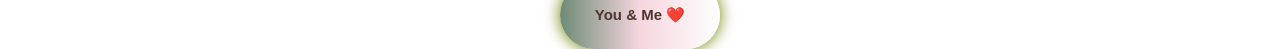
<file: love.html>
<!DOCTYPE html>
<html>

<head>

<title>With Love ❤️</title>

<link rel="stylesheet" href="style.css">

<style>
.gallery{

display:flex;

flex-wrap:wrap;

justify-content:center;

gap:25px;

}

.memory{

background:white;

padding:15px;

border-radius:20px;

width:300px;

box-shadow:0 0 15px pink;

}
.memory img{

width:100%;

height:320px;

object-fit:cover;

border-radius:15px;

}

</style>

</head>

<body>

<div class="page">

<h1 class="about-title">With Love ❤️</h1>

<p class="gift-subtitle">

Every photo here reminds me of one simple truth...</p>
<p class="gift-subtitle">

My heart always finds its way back to you.

❤️

</p>

<div class="gallery">

<div class="memory">
<img src="withlove1.jpeg">
<p>You make ordinary days beautiful ❤️</p>
</div>

<div class="memory">
<img src="withlove2.jpeg">
<p>My comfort person 🌸</p>
</div>

<div class="memory">
<img src="withlove3.jpeg">
<p>Little moments, big memories ❤️</p>
</div>

<div class="memory">
<img src="withlove4.jpeg">
<p>The love behind every smile ♡</p>
</div>

<div class="memory">
<img src="withlove5.jpeg">
<p>Forever my favourite person ❤️</p>
</div>

<div class="memory">
<img src="love.jpeg">
<p>My heart always chooses you ❤️</p>
</div>

</div>

<br>

<p class="gift-subtitle">

No matter how many memories we make,</p><p class="gift-subtitle">
I know my favourite memory will always be us.

❤️

</p>

<br>

<button onclick="window.location.href='us.html'">

You & Me ❤️

</button>
</div>

<script src="script.js"></script>

<audio id="bgMusic" autoplay loop>
    <source src="music.mp3" type="audio/mpeg">
</audio>

<script src="music.js"></script>
</body>

</html>
</file>
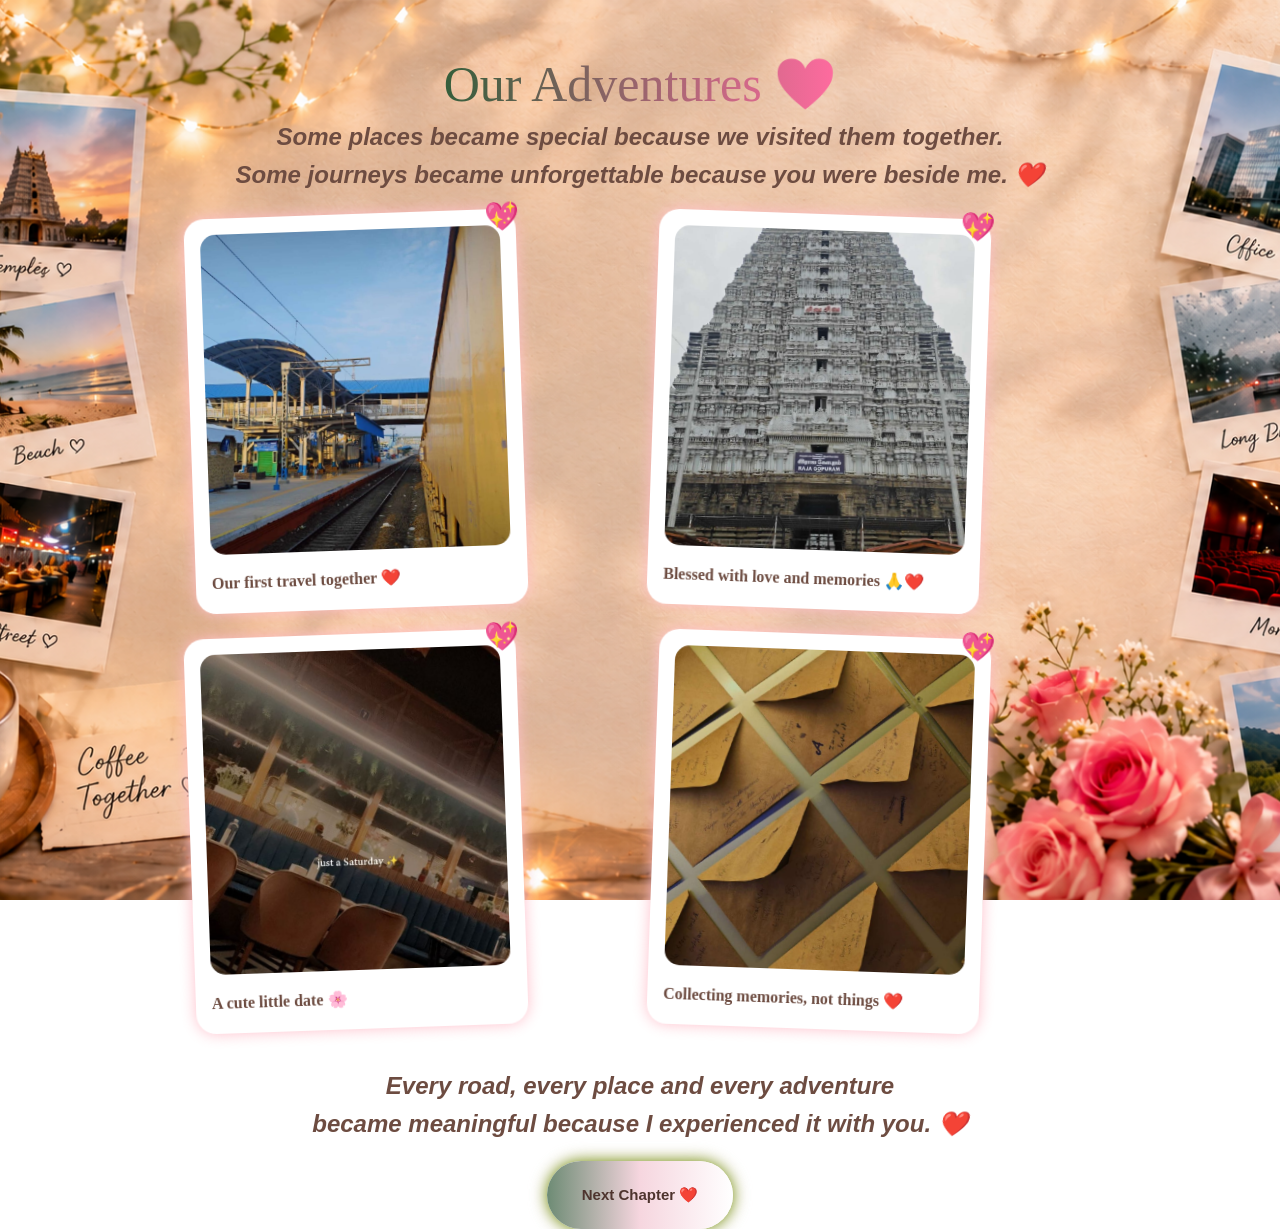
<file: travel.html>
<!DOCTYPE html>
<html>

<head>

<title>Our Adventures ❤️</title>

<link rel="stylesheet" href="style.css">

<style>

.gallery{

display:flex;

flex-wrap:wrap;

justify-content:center;

gap:25px;

}

.memory{

background:white;

padding:15px;

border-radius:20px;

width:300px;

box-shadow:0 0 15px pink;

}
.memory img{

width:100%;

height:320px;

object-fit:cover;

border-radius:15px;

}

</style>

</head>

<body>

<div class="page">

<h1 class="about-title"> Our Adventures ❤️</h1>

<p class="gift-subtitle">

Some places became special because we visited them together.</p><p class="gift-subtitle">

Some journeys became unforgettable because you were beside me.

❤️

</p>

<div class="gallery">

<div class="memory">

<img src="travel.jpeg">

<p>

Our first travel together ❤️

</p>

</div>

<div class="memory">

<img src="travel2.jpeg">

<p>

Blessed with love and memories 🙏❤️

</p>

</div>

<div class="memory">

<img src="travel3.jpeg">

<p>

A cute little date 🌸

</p>

</div>

<div class="memory">

<img src="travel4.jpeg">

<p>

Collecting memories, not things ❤️

</p>

</div>

</div>

<br>

<p class="gift-subtitle">

Every road, every place and every adventure</p><p class="gift-subtitle">
became meaningful because I experienced it with you.

❤️

</p>

<br>

<button onclick="window.location.href='love.html'">

Next Chapter ❤️

</button>

</div>

<script src="script.js"></script>

<audio id="bgMusic" autoplay loop>
    <source src="music.mp3" type="audio/mpeg">
</audio>

<script src="music.js"></script>

</body>

</html>
</file>
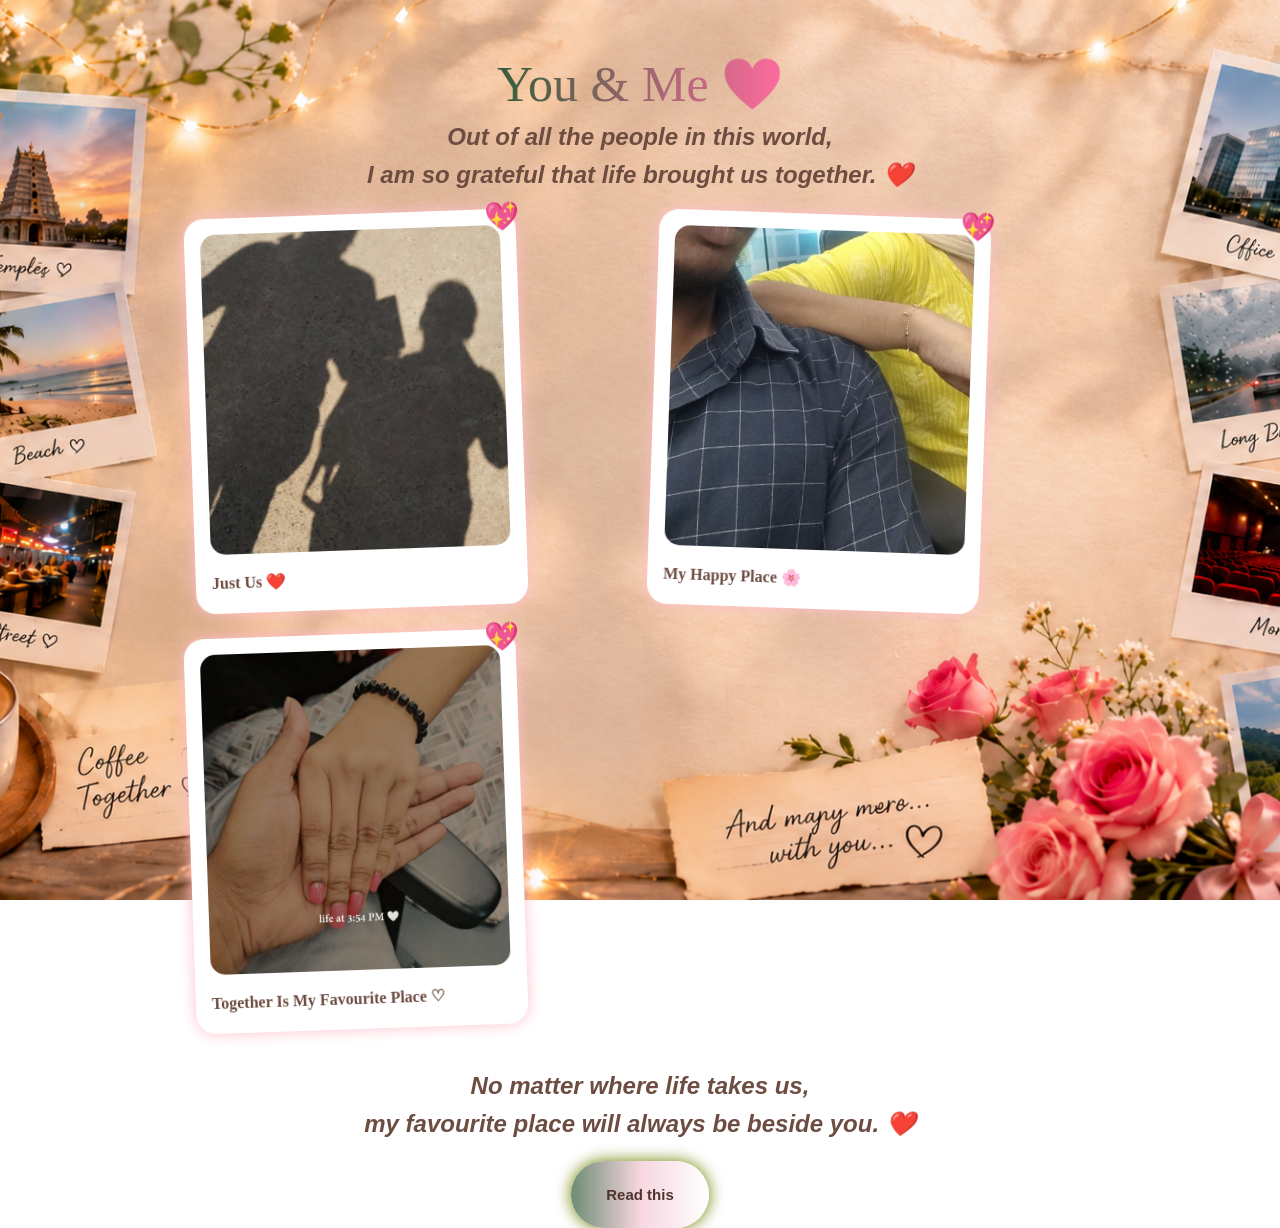
<file: us.html>
<!DOCTYPE html>
<html>

<head>

<title>You & Me ❤️</title>

<link rel="stylesheet" href="style.css">

<style>

.gallery{

display:flex;

flex-wrap:wrap;

justify-content:center;

gap:25px;

}

.memory{

background:white;

padding:15px;

border-radius:20px;

width:300px;

box-shadow:0 0 15px pink;

}
.memory img{

width:100%;

height:320px;

object-fit:cover;

border-radius:15px;

}

</style>

</head>

<body>

<div class="page">

<h1 class="about-title">You & Me ❤️</h1>

<p class="gift-subtitle">

Out of all the people in this world,</p><p class="gift-subtitle">
I am so grateful that life brought us together.

❤️

</p>

<div class="gallery">

<div class="memory">

<img src="you&me1.jpeg">

<p>

Just Us ❤️

</p>

</div>

<div class="memory">

<img src="you&me2.jpeg">

<p>

My Happy Place 🌸

</p>

</div>

<div class="memory">

<img src="you&me3.jpeg">

<p>

Together Is My Favourite Place ♡

</p>

</div>

</div>

<br>

<p class="gift-subtitle">

No matter where life takes us,</p><p class="gift-subtitle">
my favourite place will always be beside you.

❤️

</p>

<br>

<button onclick="window.location.href='letter.html'">

Read this

</button>

</div>

<script src="script.js"></script>

<audio id="bgMusic" autoplay loop>
    <source src="music.mp3" type="audio/mpeg">
</audio>

<script src="music.js"></script>

</body>

</html>
</file>
<file: style.css>
body{

margin:0;

font-family:'Segoe UI',sans-serif;

background-image:url("./background1.png");

background-size:cover;

background-position:center;

background-repeat:no-repeat;

background-attachment:fixed;

min-height:100vh;

overflow-x:hidden;

}

.page{

    min-height:100vh;

    display:flex;

    justify-content:center;

    align-items:center;

    flex-direction:column;

    font-weight:700;

    line-height:.0.5;

}
.page h1,
.page h2,
.page p{

    margin-top:5px;

    margin-bottom:5px;

}

.card{

width:70%;

max-width:1000px;

margin:40px 0;

background:rgba(255,255,255,0.65);

padding:50px;

border-radius:35px;

text-align:center;

box-shadow:0 0 30px rgba(255,182,193,0.8);

backdrop-filter:blur(10px);

-webkit-backdrop-filter:blur(10px);

}
button{

background:linear-gradient(
90deg,
#6d8b74,
#f6d6df,
#ffffff
);

color:#4e342e;

font-weight:700;

border:none;

padding:25px 35px;

border-radius:60px;

font-size:15px;

cursor:pointer;

box-shadow:
0 0 15px rgba(109,139,0.25),
0 0 25px rgba(246,214,223,0.4);

transition:0.3s;

}

button:hover{

transform:translateY(-3px);

background:linear-gradient(
90deg,
#5f7f67,
#f0c7d4,
#ffffff
);

box-shadow:
0 0 25px rgba(109,139,116,0.35),
0 0 35px rgba(246,214,223,0.5);

}
button{

position:relative;

overflow:hidden;

}

/* Floating Hearts */

.heart{

position:fixed;

bottom:-20px;

color:#ff69b4;

pointer-events:none;

animation:floatUp 8s linear forwards;

}

@keyframes floatUp{

0%{
transform:translateY(0);
opacity:1;
}

100%{
transform:translateY(-120vh);
opacity:0;
}

}
/* Force exactly 2 photos per row */

.gallery,
.gallery-container,
.food-gallery,
.memory-gallery,
.photo-gallery {

    display: grid !important;

    grid-template-columns: repeat(2, minmax(0, 1fr)) !important;

    gap: 25px;

    width: 90%;

    max-width: 900px;

    margin: 20px auto;

}
.memory{

background:rgba(255,255,255,0.35);

backdrop-filter:blur(12px);

-webkit-backdrop-filter:blur(12px);

padding:12px;

border-radius:25px;

border:1px solid rgba(255,255,255,0.4);

box-shadow:
0 8px 25px rgba(255,182,193,0.25);

transition:0.3s;

}.memory:hover{

transform:translateY(-5px);

box-shadow:
0 12px 30px rgba(255,105,180,0.35);

}
.page-title{

font-family:'Great Vibes',cursive;

font-size:80px;

font-weight:normal;

background:linear-gradient(
90deg,
#355e3b,
#ff6b9f
);

-webkit-background-clip:text;

-webkit-text-fill-color:transparent;

margin-bottom:15px;

}.food-subtitle{

font-size:24px;

font-style:italic;

color:#6d4c41;

margin-bottom:35px;

}
/* Photo sizing */

.gallery img,
.gallery-container img,
.food-gallery img,
.memory-gallery img,
.photo-gallery img {

    width: 100%;

    height: 300px;

    object-fit: cover;

}

.page {

    min-height: 100vh;

    display: flex;

    justify-content: center;

    align-items: center;

    flex-direction: column;

    padding-top: 50px;

}
.birthday-title{

font-family:'Great Vibes',cursive;

font-size:90px;

font-weight:normal;

margin:0;

background:linear-gradient(
90deg,
#355e3b,
#ff6b9f
);

-webkit-background-clip:text;

-webkit-text-fill-color:transparent;

}
.name-title{

font-family:'Poppins',sans-serif;

font-size:24px;

letter-spacing:4px;

color:#a05c78;

margin-top:10px;

margin-bottom:25px;

}
.subtitle{

font-family:'Great Vibes',cursive;

font-size:45px;

color:#5c4033;

}
.countdown-boxes{

display:flex;

justify-content:center;

gap:25px;

margin:30px 0;

flex-wrap:wrap;

}

.time-box{

width:140px;

height:200px;

background:rgba(255,255,255,0.55);

backdrop-filter:blur(15px);

border-radius:25px;

display:flex;

flex-direction:column;

justify-content:center;

align-items:center;

padding-top:15px;

box-sizing:border-box;

}

.time-box span{

font-size:50px;

font-weight:bold;

color:#5c4033;

}

.time-box p{

font-size:18px;

font-weight:600;

margin-top:10px;

}
.about-title{

font-family:'Great Vibes',cursive;

font-size:50px;

font-weight:normal;

background:linear-gradient(
90deg,
#355e3b,
#ff6b9f
);

-webkit-background-clip:text;

-webkit-text-fill-color:transparent;

margin-bottom:10px;

}
.universe-title{

font-family:'Poppins',sans-serif;

font-size:32px;

color:#8b5a6b;

letter-spacing:2px;

}
.about-message{

width:75%;

margin:auto;

font-size:24px;

line-height:2;

font-family:'Poppins',sans-serif;

color:#4e342e;

}
.boy-title{

font-family:'Great Vibes',cursive;

font-size:40px;

color:#6d4c41;

margin-top:40px;

}

.memory img{

transition:0.4s;

}

.memory:hover img{

transform:scale(1.08);

}
.memory p{

font-family:'Great Vibes',cursive;

font-size:16px;

color:#6d4c41;

margin-top:15px;

}
.memory:nth-child(even){

transform:rotate(2deg);

}

.memory:hover{

transform:scale(1.05) rotate(0deg);

z-index:99;

}

.memory{

background:white;

padding:12px 12px 30px 12px;

border-radius:8px;

box-shadow:
0 10px 30px rgba(0,0,0,0.15);

transform:rotate(-2deg);

transition:0.4s;

}

.memory{

background:white;

padding:8px;

border-radius:12px;

box-shadow:
0 8px 20px rgba(0,0,0,0.12);

}
.memory{

background:rgba(255,255,255,0.15);

padding:6px;

border-radius:20px;

backdrop-filter:blur(8px);

border:1px solid rgba(255,255,255,0.25);

}.memory{

position:relative;

}

.memory::after{

content:"💖";

position:absolute;

top:-10px;

right:-5px;

font-size:28px;

}

.gift-subtitle{

font-size:24px;

font-style:italic;

color:#6d4c41;

margin-bottom:35px;

}



.icon{

font-size:30px;

margin-bottom:15px;

margin-top:8px;

}
</file>
